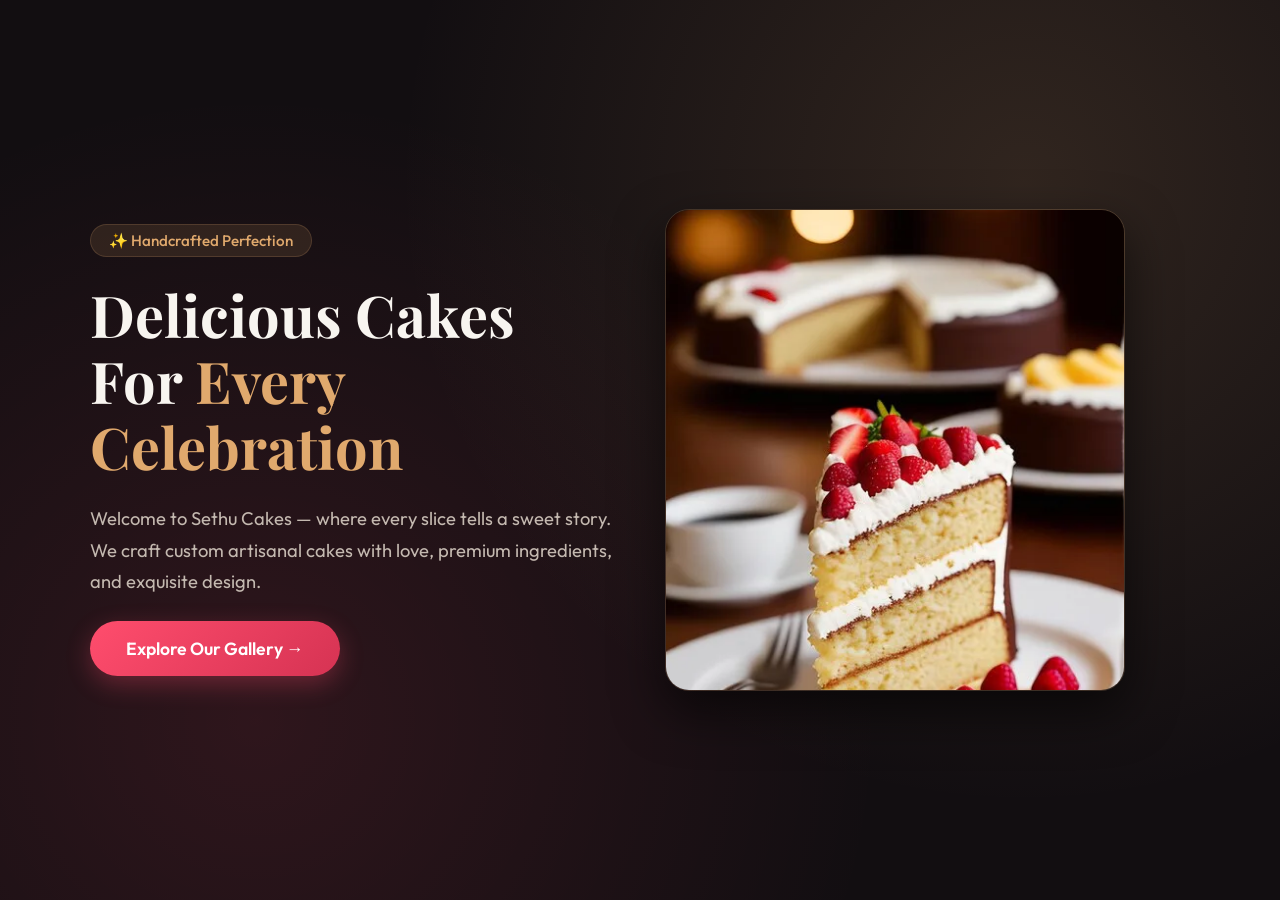
<file: Sethu Cakes/index.html>
<!DOCTYPE html>
<html lang="en">
<head>
  <meta charset="UTF-8">
  <meta name="viewport" content="width=device-width, initial-scale=1.0">
  <title>Sethu Cakes | Artisanal Cake Studio</title>
  <meta name="description" content="Handcrafted delicious custom cakes, birthday cakes, wedding cakes, and bento cakes for every special occasion.">
  <meta http-equiv="Content-Security-Policy" content="default-src 'self'; script-src 'self'; style-src 'self'; font-src 'self' data:; img-src 'self' data:; object-src 'none'; base-uri 'self';">
  <meta name="referrer" content="strict-origin-when-cross-origin">
  <link rel="stylesheet" href="fonts.css">
  <link rel="stylesheet" href="style.css">
</head>
<body class="fade-in">

  <div class="landing-container">
    <div class="landing-text">
      <div class="brand-badge">
        <span>✨ Handcrafted Perfection</span>
      </div>
      <h1 class="h1-hero">
        Delicious Cakes <br>
        For <span>Every Celebration</span>
      </h1>
      <p class="p-hero">
        Welcome to Sethu Cakes — where every slice tells a sweet story. We craft custom artisanal cakes with love, premium ingredients, and exquisite design.
      </p>
      <div>
        <button class="btn-hero" data-action="fade-nav" data-url="menu.html">
          Explore Our Gallery &rarr;
        </button>
      </div>
    </div>

    <div class="landing-image-wrap">
      <img src="cozy-restaurant-realistic-cake-high-detail_72772-24593.webp" alt="Artisanal Birthday Cake">
    </div>
  </div>

  <script src="script.js"></script>
</body>
</html>
</file>
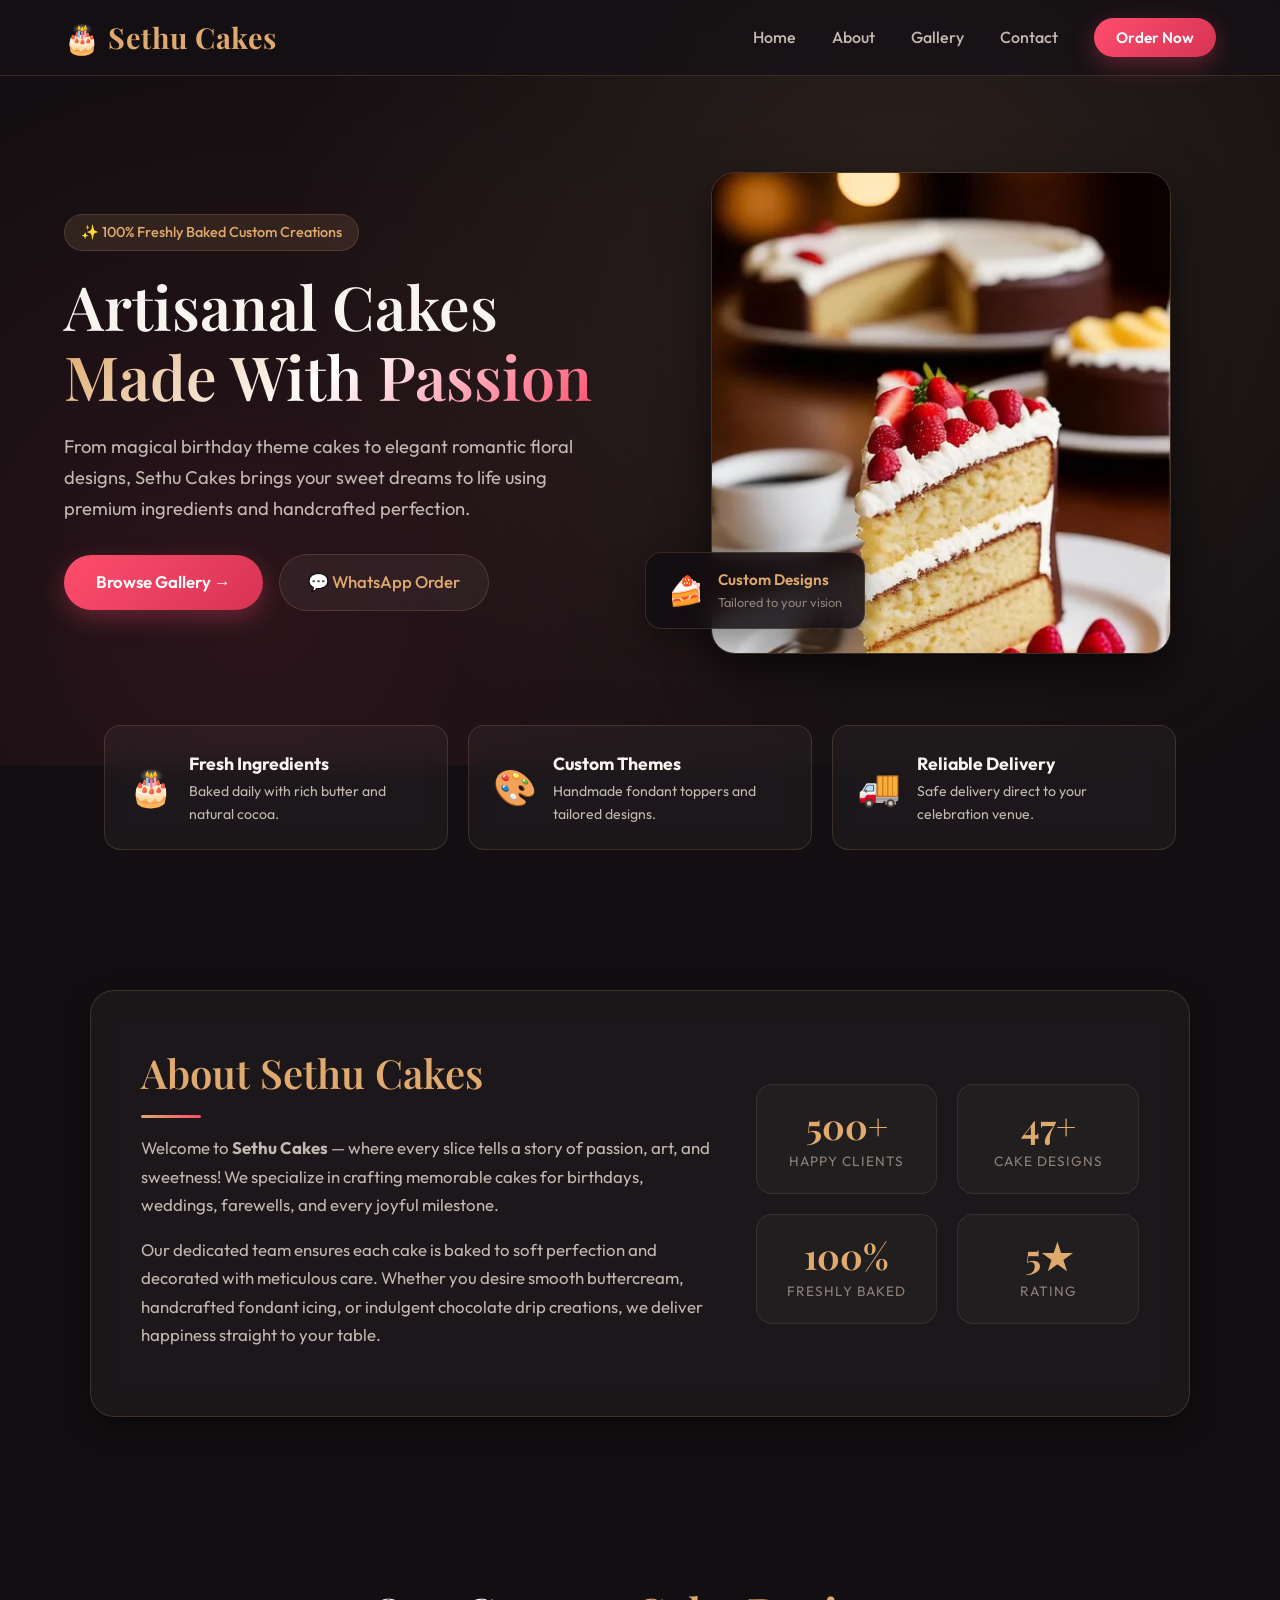
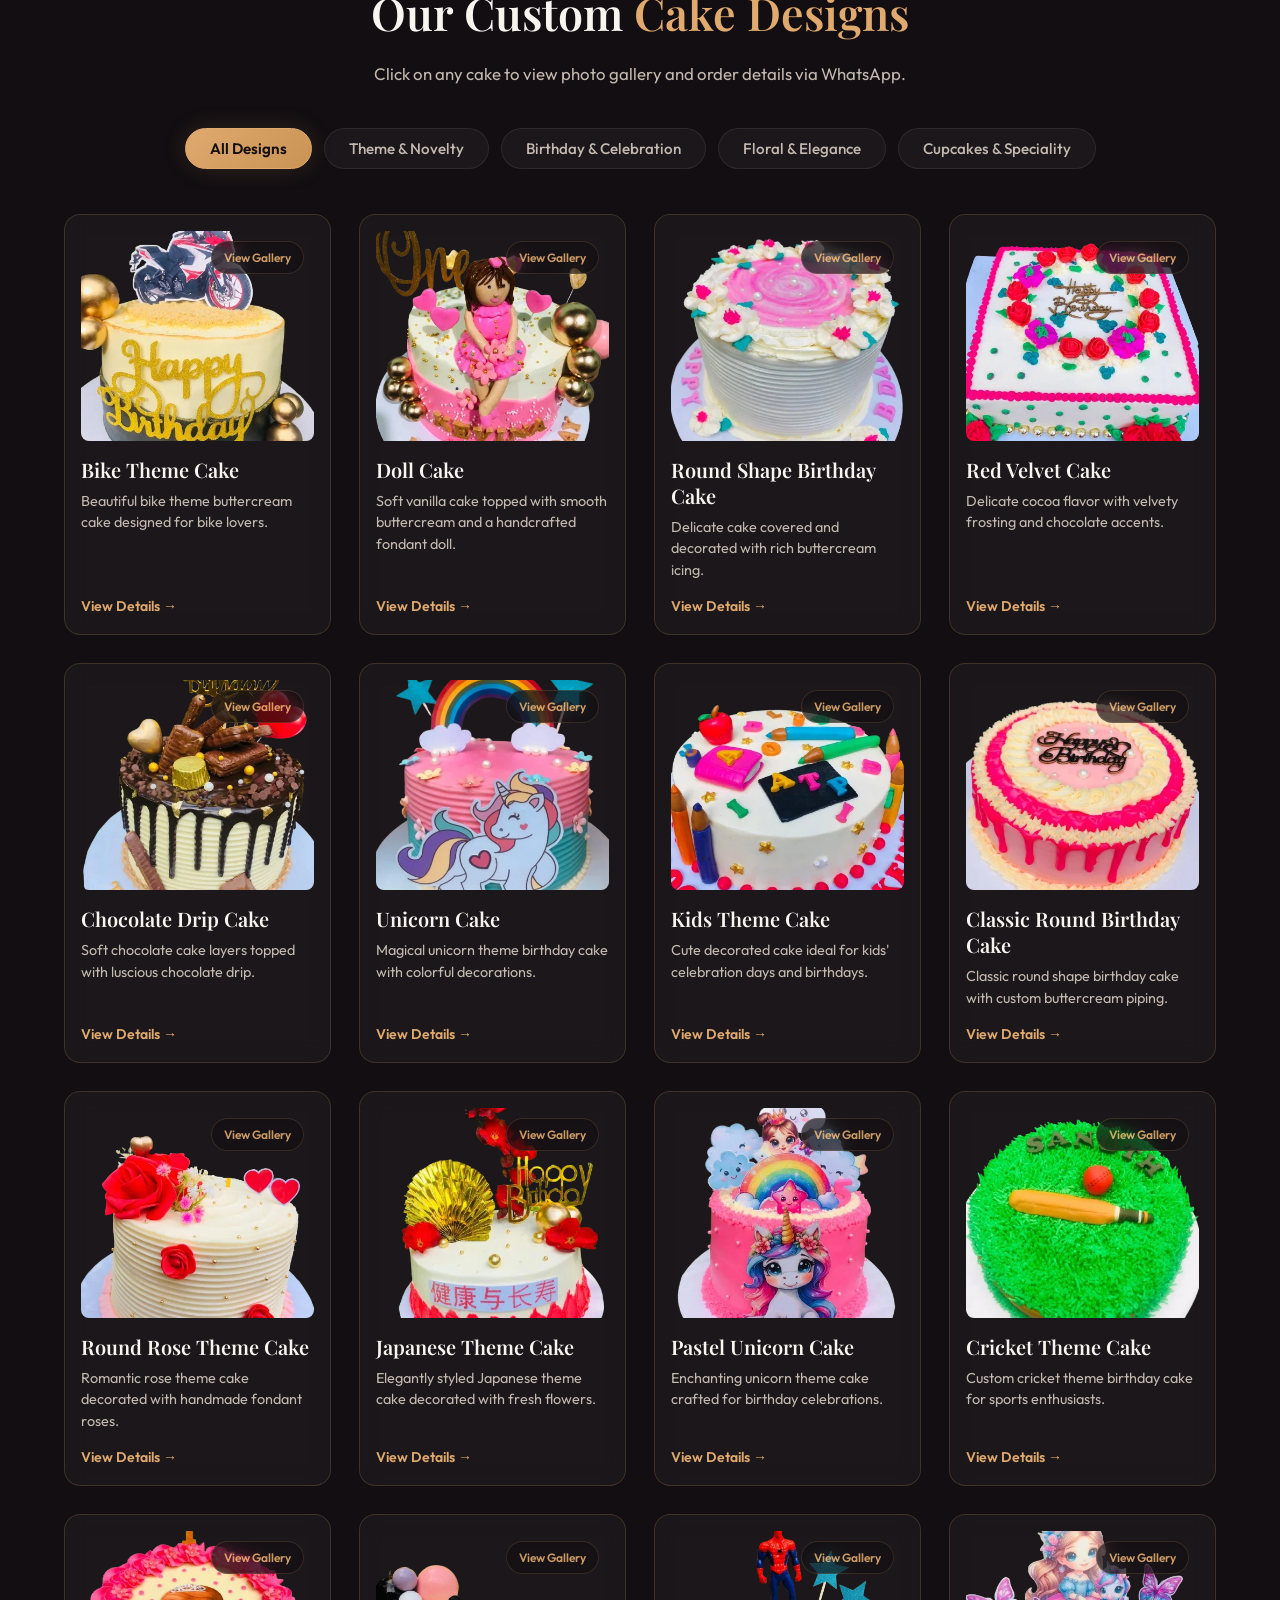
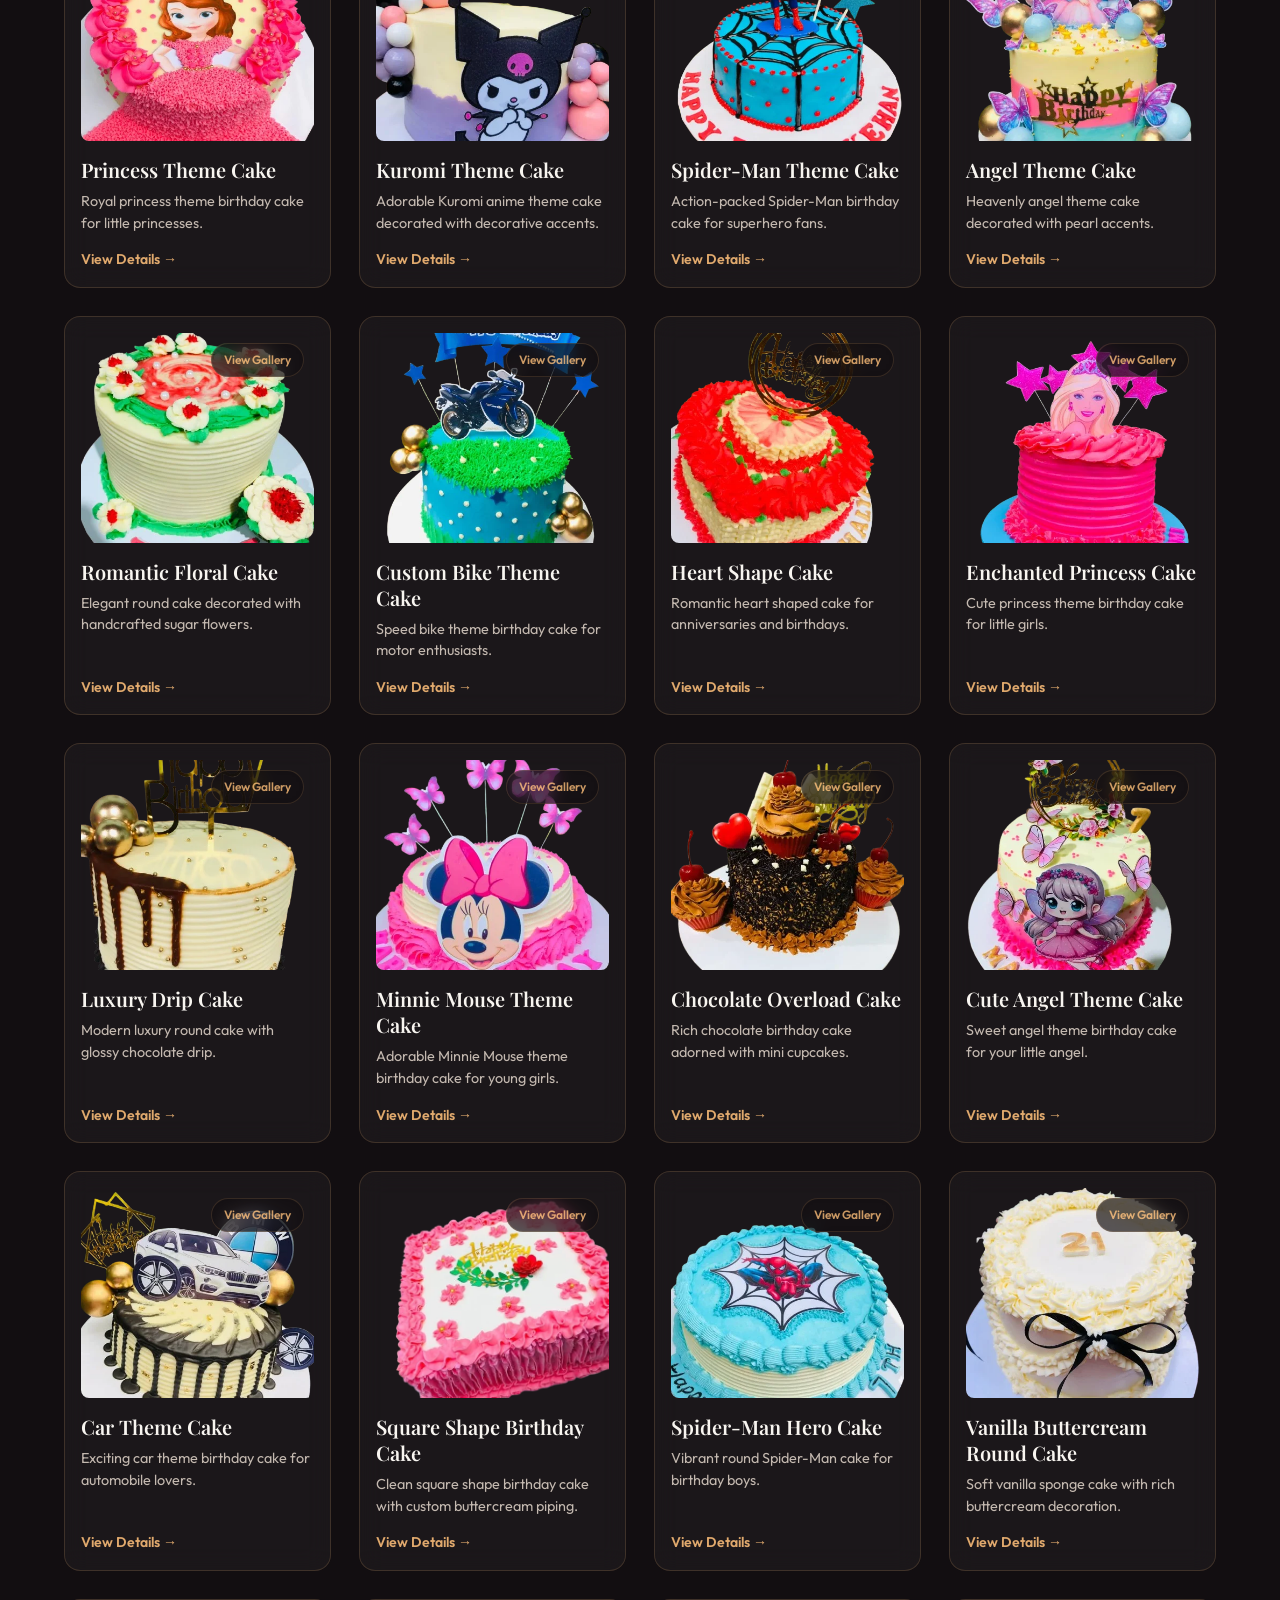
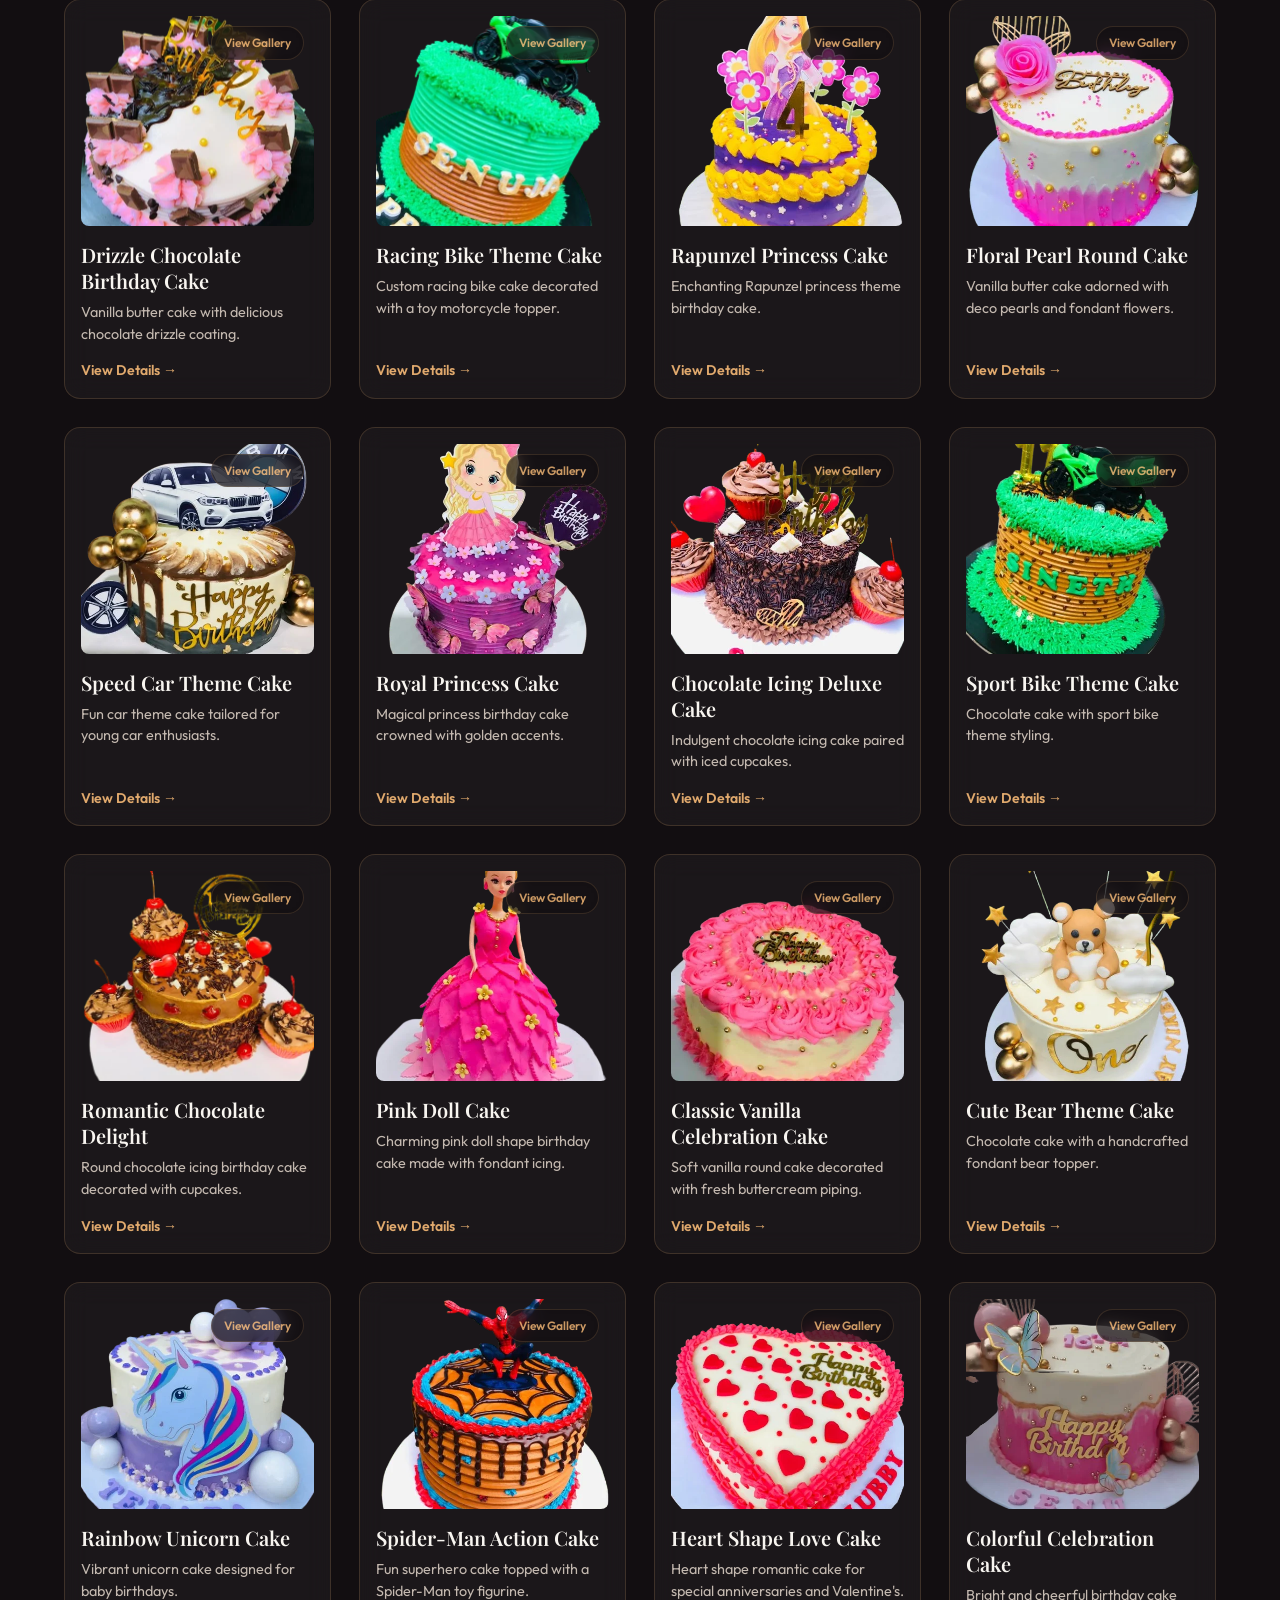
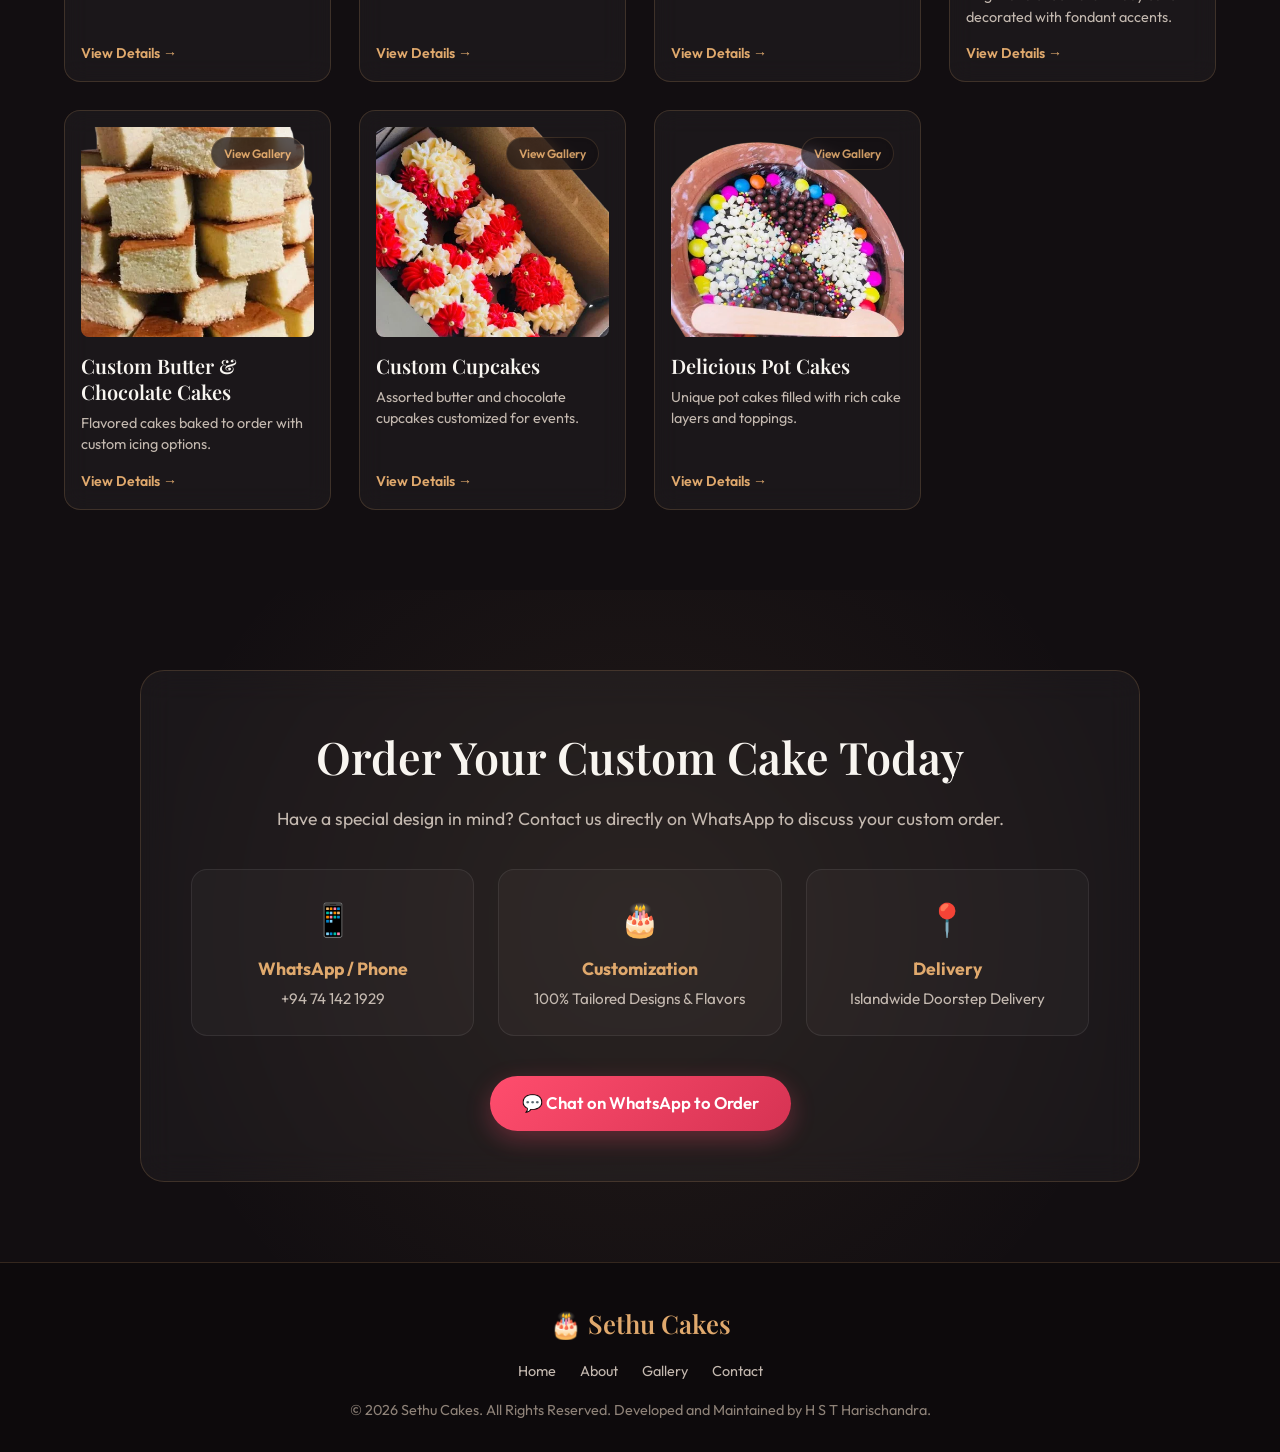
<file: Sethu Cakes/menu.html>
<!DOCTYPE html>
<html lang="en">
<head>
  <meta charset="UTF-8">
  <meta name="viewport" content="width=device-width, initial-scale=1.0">
  <title>Sethu Cakes | Custom Cake Studio</title>
  <meta name="description" content="Explore our handcrafted custom birthday cakes, wedding cakes, theme cakes, and dessert creations. Order directly via WhatsApp.">
  <meta http-equiv="Content-Security-Policy" content="default-src 'self'; script-src 'self'; style-src 'self'; font-src 'self' data:; img-src 'self' data:; object-src 'none'; base-uri 'self';">
  <meta name="referrer" content="strict-origin-when-cross-origin">
  <link rel="stylesheet" href="fonts.css">
  <link rel="stylesheet" href="menu1.css">
</head>
<body class="fade-in">

  <!-- Header Navigation -->
  <header class="f">
    <h2 class="logo" data-action="nav-home">🎂 Sethu Cakes</h2>

    <ul class="nav-menu">
      <li><a href="#home">Home</a></li>
      <li><a href="#about">About</a></li>
      <li><a href="#menu">Gallery</a></li>
      <li><a href="#contact">Contact</a></li>
      <li><a href="https://wa.me/94741421929" target="_blank" rel="noopener noreferrer" class="header-cta">Order Now</a></li>
    </ul>

    <div class="hamburger" data-action="toggle-menu">
      <span></span>
      <span></span>
      <span></span>
    </div>
  </header>

  <main>
    <!-- Hero Banner Section -->
    <section class="hero-section" id="home">
      <div class="hero-content">
        <div class="hero-text-side">
          <div class="hero-badge">
            <span>✨ 100% Freshly Baked Custom Creations</span>
          </div>
          <h1 class="hero-title">
            Artisanal Cakes <br>
            <span class="gradient-text">Made With Passion</span>
          </h1>
          <p class="hero-description">
            From magical birthday theme cakes to elegant romantic floral designs, Sethu Cakes brings your sweet dreams to life using premium ingredients and handcrafted perfection.
          </p>
          <div class="hero-buttons">
            <a href="#menu" class="btn-primary">Browse Gallery &rarr;</a>
            <a href="https://wa.me/94741421929?text=Hi%20Sethu%20Cakes,%20I'd%20like%20to%20inquire%20about%20a%20custom%20cake." target="_blank" rel="noopener noreferrer" class="btn-secondary">💬 WhatsApp Order</a>
          </div>
        </div>

        <div class="hero-image-side">
          <div class="hero-image-wrapper">
            <img src="cozy-restaurant-realistic-cake-high-detail_72772-24593.webp" alt="Featured Custom Cake">
          </div>
          <div class="floating-badge">
            <div class="badge-icon">🍰</div>
            <div>
              <div class="badge-title">Custom Designs</div>
              <div class="badge-subtitle">Tailored to your vision</div>
            </div>
          </div>
        </div>
      </div>
    </section>

    <!-- Feature Highlights -->
    <div class="features-strip">
      <div class="feature-box">
        <div class="feature-icon">🎂</div>
        <div>
          <h4>Fresh Ingredients</h4>
          <p>Baked daily with rich butter and natural cocoa.</p>
        </div>
      </div>
      <div class="feature-box">
        <div class="feature-icon">🎨</div>
        <div>
          <h4>Custom Themes</h4>
          <p>Handmade fondant toppers and tailored designs.</p>
        </div>
      </div>
      <div class="feature-box">
        <div class="feature-icon">🚚</div>
        <div>
          <h4>Reliable Delivery</h4>
          <p>Safe delivery direct to your celebration venue.</p>
        </div>
      </div>
    </div>

    <!-- About Section -->
    <section class="about-section" id="about">
      <div class="about-card">
        <div class="about-text-content">
          <h2>About Sethu Cakes</h2>
          <p>
            Welcome to <strong>Sethu Cakes</strong> — where every slice tells a story of passion, art, and sweetness! We specialize in crafting memorable cakes for birthdays, weddings, farewells, and every joyful milestone.
          </p>
          <p>
            Our dedicated team ensures each cake is baked to soft perfection and decorated with meticulous care. Whether you desire smooth buttercream, handcrafted fondant icing, or indulgent chocolate drip creations, we deliver happiness straight to your table.
          </p>
        </div>
        <div class="about-stats">
          <div class="stat-box">
            <div class="stat-number">500+</div>
            <div class="stat-label">Happy Clients</div>
          </div>
          <div class="stat-box">
            <div class="stat-number">47+</div>
            <div class="stat-label">Cake Designs</div>
          </div>
          <div class="stat-box">
            <div class="stat-number">100%</div>
            <div class="stat-label">Freshly Baked</div>
          </div>
          <div class="stat-box">
            <div class="stat-number">5★</div>
            <div class="stat-label">Rating</div>
          </div>
        </div>
      </div>
    </section>

    <!-- Gallery / Menu Catalog Section -->
    <section class="menu-section" id="menu">
      <div class="section-header">
        <h2>Our Custom <span>Cake Designs</span></h2>
        <p>Click on any cake to view photo gallery and order details via WhatsApp.</p>
      </div>

      <!-- Category Filter Tabs -->
      <div class="category-filter">
        <button class="filter-btn active" data-filter="all">All Designs</button>
        <button class="filter-btn" data-filter="theme">Theme & Novelty</button>
        <button class="filter-btn" data-filter="birthday">Birthday & Celebration</button>
        <button class="filter-btn" data-filter="floral">Floral & Elegance</button>
        <button class="filter-btn" data-filter="speciality">Cupcakes & Speciality</button>
      </div>

      <!-- Menu Grid -->
      <div class="menu-grid">

        <!-- Cake 1 -->
        <div class="menu-item" data-category="theme" data-modal="cakeModal1">
          <div class="menu-item-img-wrap">
            <img src="cake 4tos/New folder (47)/bike4.webp" alt="Bike Theme Cake">
            <span class="view-badge">View Gallery</span>
          </div>
          <h3>Bike Theme Cake</h3>
          <p class="desc">Beautiful bike theme buttercream cake designed for bike lovers.</p>
          <span class="item-action-link">View Details &rarr;</span>
        </div>
        <div id="cakeModal1" class="modal">
          <div class="modal-content">
            <span class="close" data-close-modal="cakeModal1">&times;</span>
            <div class="slider-wrapper">
              <img class="slides" src="cake 4tos/New folder (47)/bike.webp" alt="Bike Cake View 1">
              <img class="slides" src="cake 4tos/New folder (47)/bike2.webp" alt="Bike Cake View 2">
              <img class="slides" src="cake 4tos/New folder (47)/bike3.webp" alt="Bike Cake View 3">
              <button class="prev" data-slide="prev" data-modal="cakeModal1">&#10094;</button>
              <button class="next" data-slide="next" data-modal="cakeModal1">&#10095;</button>
            </div>
            <div class="modal-text">
              <h3>Bike Theme Cake</h3>
              <p class="a">Softly baked butter cake decorated with smooth buttercream icing for a birthday celebration.</p>
              <div class="delivery-info">🚚 Delivery available (Additional cost may apply)</div>
              <button class="btn-whatsapp" data-action="whatsapp">💬 Inquire on WhatsApp</button>
            </div>
          </div>
        </div>

        <!-- Cake 2 -->
        <div class="menu-item" data-category="theme" data-modal="cakeModal2">
          <div class="menu-item-img-wrap">
            <img src="cake 4tos/New folder (48)/doll3.webp" alt="Doll Cake">
            <span class="view-badge">View Gallery</span>
          </div>
          <h3>Doll Cake</h3>
          <p class="desc">Soft vanilla cake topped with smooth buttercream and a handcrafted fondant doll.</p>
          <span class="item-action-link">View Details &rarr;</span>
        </div>
        <div id="cakeModal2" class="modal">
          <div class="modal-content">
            <span class="close" data-close-modal="cakeModal2">&times;</span>
            <div class="slider-wrapper">
              <img class="slides" src="cake 4tos/New folder (48)/doll.webp" alt="Doll Cake 1">
              <img class="slides" src="cake 4tos/New folder (48)/doll1.webp" alt="Doll Cake 2">
              <img class="slides" src="cake 4tos/New folder (48)/doll2.webp" alt="Doll Cake 3">
              <button class="prev" data-slide="prev" data-modal="cakeModal2">&#10094;</button>
              <button class="next" data-slide="next" data-modal="cakeModal2">&#10095;</button>
            </div>
            <div class="modal-text">
              <h3>Doll Cake</h3>
              <p class="a">Handmade fondant icing doll centerpiece with soft buttercream icing layers.</p>
              <div class="delivery-info">🚚 Delivery available (Additional cost may apply)</div>
              <button class="btn-whatsapp" data-action="whatsapp">💬 Inquire on WhatsApp</button>
            </div>
          </div>
        </div>

        <!-- Cake 3 -->
        <div class="menu-item" data-category="birthday" data-modal="cakeModal3">
          <div class="menu-item-img-wrap">
            <img src="cake 4tos/round-cake/WhatsApp_Image_2025-10-23_at_00.02.32_189ddcd5-removebg-preview.webp" alt="Round Shape Cake">
            <span class="view-badge">View Gallery</span>
          </div>
          <h3>Round Shape Birthday Cake</h3>
          <p class="desc">Delicate cake covered and decorated with rich buttercream icing.</p>
          <span class="item-action-link">View Details &rarr;</span>
        </div>
        <div id="cakeModal3" class="modal">
          <div class="modal-content">
            <span class="close" data-close-modal="cakeModal3">&times;</span>
            <div class="slider-wrapper">
              <img class="slides" src="cake 4tos/round-cake/WhatsApp Image 2025-10-23 at 00.02.32_189ddcd5.webp" alt="Round Cake 1">
              <img class="slides" src="cake 4tos/round-cake/WhatsApp Image 2025-10-23 at 00.02.39_8df46bee.webp" alt="Round Cake 2">
              <img class="slides" src="cake 4tos/round-cake/WhatsApp Image 2025-10-23 at 00.02.41_5da0167f.webp" alt="Round Cake 3">
              <button class="prev" data-slide="prev" data-modal="cakeModal3">&#10094;</button>
              <button class="next" data-slide="next" data-modal="cakeModal3">&#10095;</button>
            </div>
            <div class="modal-text">
              <h3>Round Shape Birthday Cake</h3>
              <p class="a">Delicious butter cake covered and decorated with fresh buttercream icing.</p>
              <div class="delivery-info">🚚 Delivery available (Additional cost may apply)</div>
              <button class="btn-whatsapp" data-action="whatsapp">💬 Inquire on WhatsApp</button>
            </div>
          </div>
        </div>

        <!-- Cake 4 -->
        <div class="menu-item" data-category="birthday" data-modal="cakeModal4">
          <div class="menu-item-img-wrap">
            <img src="cake 4tos/New folder (2)/cake4.webp" alt="Red Velvet Cake">
            <span class="view-badge">View Gallery</span>
          </div>
          <h3>Red Velvet Cake</h3>
          <p class="desc">Delicate cocoa flavor with velvety frosting and chocolate accents.</p>
          <span class="item-action-link">View Details &rarr;</span>
        </div>
        <div id="cakeModal4" class="modal">
          <div class="modal-content">
            <span class="close" data-close-modal="cakeModal4">&times;</span>
            <div class="slider-wrapper">
              <img class="slides" src="cake 4tos/New folder (2)/cake1.webp" alt="Red Velvet 1">
              <img class="slides" src="cake 4tos/New folder (2)/cake2.webp" alt="Red Velvet 2">
              <img class="slides" src="cake 4tos/New folder (2)/cake3.webp" alt="Red Velvet 3">
              <button class="prev" data-slide="prev" data-modal="cakeModal4">&#10094;</button>
              <button class="next" data-slide="next" data-modal="cakeModal4">&#10095;</button>
            </div>
            <div class="modal-text">
              <h3>Red Velvet Cake</h3>
              <p class="a">Rich chocolate sponge cake covered with smooth buttercream frosting and custom toppings.</p>
              <div class="delivery-info">🚚 Delivery available (Additional cost may apply)</div>
              <button class="btn-whatsapp" data-action="whatsapp">💬 Inquire on WhatsApp</button>
            </div>
          </div>
        </div>

        <!-- Cake 5 -->
        <div class="menu-item" data-category="birthday" data-modal="cakeModal5">
          <div class="menu-item-img-wrap">
            <img src="cake 4tos/New folder (3)/cake4.webp" alt="Chocolate Drip Cake">
            <span class="view-badge">View Gallery</span>
          </div>
          <h3>Chocolate Drip Cake</h3>
          <p class="desc">Soft chocolate cake layers topped with luscious chocolate drip.</p>
          <span class="item-action-link">View Details &rarr;</span>
        </div>
        <div id="cakeModal5" class="modal">
          <div class="modal-content">
            <span class="close" data-close-modal="cakeModal5">&times;</span>
            <div class="slider-wrapper">
              <img class="slides" src="cake 4tos/New folder (3)/cake1.webp" alt="Chocolate Drip 1">
              <img class="slides" src="cake 4tos/New folder (3)/cake2.webp" alt="Chocolate Drip 2">
              <img class="slides" src="cake 4tos/New folder (3)/cake3.webp" alt="Chocolate Drip 3">
              <button class="prev" data-slide="prev" data-modal="cakeModal5">&#10094;</button>
              <button class="next" data-slide="next" data-modal="cakeModal5">&#10095;</button>
            </div>
            <div class="modal-text">
              <h3>Chocolate Drip Cake</h3>
              <p class="a">Soft chocolate cake covered in buttercream with dark chocolate drip coating.</p>
              <div class="delivery-info">🚚 Delivery available (Additional cost may apply)</div>
              <button class="btn-whatsapp" data-action="whatsapp">💬 Inquire on WhatsApp</button>
            </div>
          </div>
        </div>

        <!-- Cake 6 -->
        <div class="menu-item" data-category="theme" data-modal="cakeModal6">
          <div class="menu-item-img-wrap">
            <img src="cake 4tos/New folder (4)/cake3.webp" alt="Unicorn Cake">
            <span class="view-badge">View Gallery</span>
          </div>
          <h3>Unicorn Cake</h3>
          <p class="desc">Magical unicorn theme birthday cake with colorful decorations.</p>
          <span class="item-action-link">View Details &rarr;</span>
        </div>
        <div id="cakeModal6" class="modal">
          <div class="modal-content">
            <span class="close" data-close-modal="cakeModal6">&times;</span>
            <div class="slider-wrapper">
              <img class="slides" src="cake 4tos/New folder (4)/cake1.webp" alt="Unicorn Cake 1">
              <img class="slides" src="cake 4tos/New folder (4)/cake2.webp" alt="Unicorn Cake 2">
              <button class="prev" data-slide="prev" data-modal="cakeModal6">&#10094;</button>
              <button class="next" data-slide="next" data-modal="cakeModal6">&#10095;</button>
            </div>
            <div class="modal-text">
              <h3>Unicorn Cake</h3>
              <p class="a">Butter cake covered with buttercream icing and finished with custom unicorn toppers.</p>
              <div class="delivery-info">🚚 Delivery available (Additional cost may apply)</div>
              <button class="btn-whatsapp" data-action="whatsapp">💬 Inquire on WhatsApp</button>
            </div>
          </div>
        </div>

        <!-- Cake 7 -->
        <div class="menu-item" data-category="theme" data-modal="cakeModal7">
          <div class="menu-item-img-wrap">
            <img src="cake 4tos/New folder (5)/cake4.webp" alt="Kid Cake">
            <span class="view-badge">View Gallery</span>
          </div>
          <h3>Kids Theme Cake</h3>
          <p class="desc">Cute decorated cake ideal for kids' celebration days and birthdays.</p>
          <span class="item-action-link">View Details &rarr;</span>
        </div>
        <div id="cakeModal7" class="modal">
          <div class="modal-content">
            <span class="close" data-close-modal="cakeModal7">&times;</span>
            <div class="slider-wrapper">
              <img class="slides" src="cake 4tos/New folder (5)/cake1.webp" alt="Kid Cake 1">
              <img class="slides" src="cake 4tos/New folder (5)/cake2.webp" alt="Kid Cake 2">
              <img class="slides" src="cake 4tos/New folder (5)/cake3.webp" alt="Kid Cake 3">
              <button class="prev" data-slide="prev" data-modal="cakeModal7">&#10094;</button>
              <button class="next" data-slide="next" data-modal="cakeModal7">&#10095;</button>
            </div>
            <div class="modal-text">
              <h3>Kids Theme Cake</h3>
              <p class="a">Butter cake covered with fondant icing and featuring handmade fondant figurines.</p>
              <div class="delivery-info">🚚 Delivery available (Additional cost may apply)</div>
              <button class="btn-whatsapp" data-action="whatsapp">💬 Inquire on WhatsApp</button>
            </div>
          </div>
        </div>

        <!-- Cake 8 -->
        <div class="menu-item" data-category="birthday" data-modal="cakeModal8">
          <div class="menu-item-img-wrap">
            <img src="cake 4tos/New folder (6)/cake4.webp" alt="Round Shape Cake">
            <span class="view-badge">View Gallery</span>
          </div>
          <h3>Classic Round Birthday Cake</h3>
          <p class="desc">Classic round shape birthday cake with custom buttercream piping.</p>
          <span class="item-action-link">View Details &rarr;</span>
        </div>
        <div id="cakeModal8" class="modal">
          <div class="modal-content">
            <span class="close" data-close-modal="cakeModal8">&times;</span>
            <div class="slider-wrapper">
              <img class="slides" src="cake 4tos/New folder (6)/cake1.webp" alt="Classic Round 1">
              <img class="slides" src="cake 4tos/New folder (6)/cake2.webp" alt="Classic Round 2">
              <img class="slides" src="cake 4tos/New folder (6)/cake3.webp" alt="Classic Round 3">
              <button class="prev" data-slide="prev" data-modal="cakeModal8">&#10094;</button>
              <button class="next" data-slide="next" data-modal="cakeModal8">&#10095;</button>
            </div>
            <div class="modal-text">
              <h3>Classic Round Birthday Cake</h3>
              <p class="a">Fresh butter cake covered and beautifully decorated with buttercream icing.</p>
              <div class="delivery-info">🚚 Delivery available (Additional cost may apply)</div>
              <button class="btn-whatsapp" data-action="whatsapp">💬 Inquire on WhatsApp</button>
            </div>
          </div>
        </div>

        <!-- Cake 9 -->
        <div class="menu-item" data-category="floral" data-modal="cakeModal9">
          <div class="menu-item-img-wrap">
            <img src="cake 4tos/New folder (7)/rose3.webp" alt="Rose Theme Cake">
            <span class="view-badge">View Gallery</span>
          </div>
          <h3>Round Rose Theme Cake</h3>
          <p class="desc">Romantic rose theme cake decorated with handmade fondant roses.</p>
          <span class="item-action-link">View Details &rarr;</span>
        </div>
        <div id="cakeModal9" class="modal">
          <div class="modal-content">
            <span class="close" data-close-modal="cakeModal9">&times;</span>
            <div class="slider-wrapper">
              <img class="slides" src="cake 4tos/New folder (7)/rose.webp" alt="Rose Cake 1">
              <img class="slides" src="cake 4tos/New folder (7)/rose2.webp" alt="Rose Cake 2">
              <button class="prev" data-slide="prev" data-modal="cakeModal9">&#10094;</button>
              <button class="next" data-slide="next" data-modal="cakeModal9">&#10095;</button>
            </div>
            <div class="modal-text">
              <h3>Round Rose Theme Cake</h3>
              <p class="a">Covered with smooth buttercream icing and decorated with handcrafted fondant roses.</p>
              <div class="delivery-info">🚚 Delivery available (Additional cost may apply)</div>
              <button class="btn-whatsapp" data-action="whatsapp">💬 Inquire on WhatsApp</button>
            </div>
          </div>
        </div>

        <!-- Cake 10 -->
        <div class="menu-item" data-category="floral" data-modal="cakeModal10">
          <div class="menu-item-img-wrap">
            <img src="cake 4tos/New folder (8)/cake3.webp" alt="Japanese Theme Cake">
            <span class="view-badge">View Gallery</span>
          </div>
          <h3>Japanese Theme Cake</h3>
          <p class="desc">Elegantly styled Japanese theme cake decorated with fresh flowers.</p>
          <span class="item-action-link">View Details &rarr;</span>
        </div>
        <div id="cakeModal10" class="modal">
          <div class="modal-content">
            <span class="close" data-close-modal="cakeModal10">&times;</span>
            <div class="slider-wrapper">
              <img class="slides" src="cake 4tos/New folder (8)/cake1.webp" alt="Japanese Cake 1">
              <img class="slides" src="cake 4tos/New folder (8)/cake2.webp" alt="Japanese Cake 2">
              <button class="prev" data-slide="prev" data-modal="cakeModal10">&#10094;</button>
              <button class="next" data-slide="next" data-modal="cakeModal10">&#10095;</button>
            </div>
            <div class="modal-text">
              <h3>Japanese Theme Cake</h3>
              <p class="a">Covered with buttercream and fondant icing, accented with delicate fresh flowers.</p>
              <div class="delivery-info">🚚 Delivery available (Additional cost may apply)</div>
              <button class="btn-whatsapp" data-action="whatsapp">💬 Inquire on WhatsApp</button>
            </div>
          </div>
        </div>

        <!-- Cake 11 -->
        <div class="menu-item" data-category="theme" data-modal="cakeModal11">
          <div class="menu-item-img-wrap">
            <img src="cake 4tos/New folder (9)/cake4.webp" alt="Unicorn Theme Cake">
            <span class="view-badge">View Gallery</span>
          </div>
          <h3>Pastel Unicorn Cake</h3>
          <p class="desc">Enchanting unicorn theme cake crafted for birthday celebrations.</p>
          <span class="item-action-link">View Details &rarr;</span>
        </div>
        <div id="cakeModal11" class="modal">
          <div class="modal-content">
            <span class="close" data-close-modal="cakeModal11">&times;</span>
            <div class="slider-wrapper">
              <img class="slides" src="cake 4tos/New folder (9)/cake1.webp" alt="Unicorn Cake 1">
              <img class="slides" src="cake 4tos/New folder (9)/cake2.webp" alt="Unicorn Cake 2">
              <img class="slides" src="cake 4tos/New folder (9)/cake3.webp" alt="Unicorn Cake 3">
              <button class="prev" data-slide="prev" data-modal="cakeModal11">&#10094;</button>
              <button class="next" data-slide="next" data-modal="cakeModal11">&#10095;</button>
            </div>
            <div class="modal-text">
              <h3>Pastel Unicorn Cake</h3>
              <p class="a">Covered with rich buttercream icing and decorated with pastel toppings.</p>
              <div class="delivery-info">🚚 Delivery available (Additional cost may apply)</div>
              <button class="btn-whatsapp" data-action="whatsapp">💬 Inquire on WhatsApp</button>
            </div>
          </div>
        </div>

        <!-- Cake 12 -->
        <div class="menu-item" data-category="theme" data-modal="cakeModal12">
          <div class="menu-item-img-wrap">
            <img src="cake 4tos/New folder (10)/cake4.webp" alt="Cricket Theme Cake">
            <span class="view-badge">View Gallery</span>
          </div>
          <h3>Cricket Theme Cake</h3>
          <p class="desc">Custom cricket theme birthday cake for sports enthusiasts.</p>
          <span class="item-action-link">View Details &rarr;</span>
        </div>
        <div id="cakeModal12" class="modal">
          <div class="modal-content">
            <span class="close" data-close-modal="cakeModal12">&times;</span>
            <div class="slider-wrapper">
              <img class="slides" src="cake 4tos/New folder (10)/cake1.webp" alt="Cricket Cake 1">
              <img class="slides" src="cake 4tos/New folder (10)/cake2.webp" alt="Cricket Cake 2">
              <img class="slides" src="cake 4tos/New folder (10)/cake3.webp" alt="Cricket Cake 3">
              <button class="prev" data-slide="prev" data-modal="cakeModal12">&#10094;</button>
              <button class="next" data-slide="next" data-modal="cakeModal12">&#10095;</button>
            </div>
            <div class="modal-text">
              <h3>Cricket Theme Cake</h3>
              <p class="a">Covered with buttercream icing and decorated with handcrafted fondant bat and ball.</p>
              <div class="delivery-info">🚚 Delivery available (Additional cost may apply)</div>
              <button class="btn-whatsapp" data-action="whatsapp">💬 Inquire on WhatsApp</button>
            </div>
          </div>
        </div>

        <!-- Cake 13 -->
        <div class="menu-item" data-category="theme" data-modal="cakeModal13">
          <div class="menu-item-img-wrap">
            <img src="cake 4tos/New folder (11)/cake4.webp" alt="Princess Theme Cake">
            <span class="view-badge">View Gallery</span>
          </div>
          <h3>Princess Theme Cake</h3>
          <p class="desc">Royal princess theme birthday cake for little princesses.</p>
          <span class="item-action-link">View Details &rarr;</span>
        </div>
        <div id="cakeModal13" class="modal">
          <div class="modal-content">
            <span class="close" data-close-modal="cakeModal13">&times;</span>
            <div class="slider-wrapper">
              <img class="slides" src="cake 4tos/New folder (11)/cake1.webp" alt="Princess Cake 1">
              <img class="slides" src="cake 4tos/New folder (11)/cake2.webp" alt="Princess Cake 2">
              <img class="slides" src="cake 4tos/New folder (11)/cake3.webp" alt="Princess Cake 3">
              <button class="prev" data-slide="prev" data-modal="cakeModal13">&#10094;</button>
              <button class="next" data-slide="next" data-modal="cakeModal13">&#10095;</button>
            </div>
            <div class="modal-text">
              <h3>Princess Theme Cake</h3>
              <p class="a">Covered with buttercream icing and decorated with elegant princess toppers.</p>
              <div class="delivery-info">🚚 Delivery available (Additional cost may apply)</div>
              <button class="btn-whatsapp" data-action="whatsapp">💬 Inquire on WhatsApp</button>
            </div>
          </div>
        </div>

        <!-- Cake 14 -->
        <div class="menu-item" data-category="theme" data-modal="cakeModal14">
          <div class="menu-item-img-wrap">
            <img src="cake 4tos/New folder (12)/cake4.webp" alt="Kuromi Theme Cake">
            <span class="view-badge">View Gallery</span>
          </div>
          <h3>Kuromi Theme Cake</h3>
          <p class="desc">Adorable Kuromi anime theme cake decorated with decorative accents.</p>
          <span class="item-action-link">View Details &rarr;</span>
        </div>
        <div id="cakeModal14" class="modal">
          <div class="modal-content">
            <span class="close" data-close-modal="cakeModal14">&times;</span>
            <div class="slider-wrapper">
              <img class="slides" src="cake 4tos/New folder (12)/cake1.webp" alt="Kuromi Cake 1">
              <img class="slides" src="cake 4tos/New folder (12)/cake2.webp" alt="Kuromi Cake 2">
              <img class="slides" src="cake 4tos/New folder (12)/cake3.webp" alt="Kuromi Cake 3">
              <button class="prev" data-slide="prev" data-modal="cakeModal14">&#10094;</button>
              <button class="next" data-slide="next" data-modal="cakeModal14">&#10095;</button>
            </div>
            <div class="modal-text">
              <h3>Kuromi Theme Cake</h3>
              <p class="a">Covered with buttercream icing, topped with cute character toppers and deco spheres.</p>
              <div class="delivery-info">🚚 Delivery available (Additional cost may apply)</div>
              <button class="btn-whatsapp" data-action="whatsapp">💬 Inquire on WhatsApp</button>
            </div>
          </div>
        </div>

        <!-- Cake 15 -->
        <div class="menu-item" data-category="theme" data-modal="cakeModal15">
          <div class="menu-item-img-wrap">
            <img src="cake 4tos/New folder (13)/cake4.webp" alt="Spider-Man Theme Cake">
            <span class="view-badge">View Gallery</span>
          </div>
          <h3>Spider-Man Theme Cake</h3>
          <p class="desc">Action-packed Spider-Man birthday cake for superhero fans.</p>
          <span class="item-action-link">View Details &rarr;</span>
        </div>
        <div id="cakeModal15" class="modal">
          <div class="modal-content">
            <span class="close" data-close-modal="cakeModal15">&times;</span>
            <div class="slider-wrapper">
              <img class="slides" src="cake 4tos/New folder (13)/cake1.webp" alt="Spider-Man Cake 1">
              <img class="slides" src="cake 4tos/New folder (13)/cake2.webp" alt="Spider-Man Cake 2">
              <img class="slides" src="cake 4tos/New folder (13)/cake3.webp" alt="Spider-Man Cake 3">
              <button class="prev" data-slide="prev" data-modal="cakeModal15">&#10094;</button>
              <button class="next" data-slide="next" data-modal="cakeModal15">&#10095;</button>
            </div>
            <div class="modal-text">
              <h3>Spider-Man Theme Cake</h3>
              <p class="a">Covered with buttercream icing and featuring a Spider-Man figurine topper.</p>
              <div class="delivery-info">🚚 Delivery available (Additional cost may apply)</div>
              <button class="btn-whatsapp" data-action="whatsapp">💬 Inquire on WhatsApp</button>
            </div>
          </div>
        </div>

        <!-- Cake 16 -->
        <div class="menu-item" data-category="theme" data-modal="cakeModal16">
          <div class="menu-item-img-wrap">
            <img src="cake 4tos/New folder (14)/cake4.webp" alt="Angel Theme Cake">
            <span class="view-badge">View Gallery</span>
          </div>
          <h3>Angel Theme Cake</h3>
          <p class="desc">Heavenly angel theme cake decorated with pearl accents.</p>
          <span class="item-action-link">View Details &rarr;</span>
        </div>
        <div id="cakeModal16" class="modal">
          <div class="modal-content">
            <span class="close" data-close-modal="cakeModal16">&times;</span>
            <div class="slider-wrapper">
              <img class="slides" src="cake 4tos/New folder (14)/cake1.webp" alt="Angel Cake 1">
              <img class="slides" src="cake 4tos/New folder (14)/cake2.webp" alt="Angel Cake 2">
              <img class="slides" src="cake 4tos/New folder (14)/cake3.webp" alt="Angel Cake 3">
              <button class="prev" data-slide="prev" data-modal="cakeModal16">&#10094;</button>
              <button class="next" data-slide="next" data-modal="cakeModal16">&#10095;</button>
            </div>
            <div class="modal-text">
              <h3>Angel Theme Cake</h3>
              <p class="a">Covered with buttercream icing and styled with beautiful toppers and deco spheres.</p>
              <div class="delivery-info">🚚 Delivery available (Additional cost may apply)</div>
              <button class="btn-whatsapp" data-action="whatsapp">💬 Inquire on WhatsApp</button>
            </div>
          </div>
        </div>

        <!-- Cake 17 -->
        <div class="menu-item" data-category="floral" data-modal="cakeModal17">
          <div class="menu-item-img-wrap">
            <img src="cake 4tos/New folder (15)/cake4.webp" alt="Romantic Round Cake">
            <span class="view-badge">View Gallery</span>
          </div>
          <h3>Romantic Floral Cake</h3>
          <p class="desc">Elegant round cake decorated with handcrafted sugar flowers.</p>
          <span class="item-action-link">View Details &rarr;</span>
        </div>
        <div id="cakeModal17" class="modal">
          <div class="modal-content">
            <span class="close" data-close-modal="cakeModal17">&times;</span>
            <div class="slider-wrapper">
              <img class="slides" src="cake 4tos/New folder (15)/cake1.webp" alt="Romantic Cake 1">
              <img class="slides" src="cake 4tos/New folder (15)/cake2.webp" alt="Romantic Cake 2">
              <img class="slides" src="cake 4tos/New folder (15)/cake3.webp" alt="Romantic Cake 3">
              <button class="prev" data-slide="prev" data-modal="cakeModal17">&#10094;</button>
              <button class="next" data-slide="next" data-modal="cakeModal17">&#10095;</button>
            </div>
            <div class="modal-text">
              <h3>Romantic Floral Cake</h3>
              <p class="a">Covered with smooth buttercream icing and adorned with handmade sugar flowers.</p>
              <div class="delivery-info">🚚 Delivery available (Additional cost may apply)</div>
              <button class="btn-whatsapp" data-action="whatsapp">💬 Inquire on WhatsApp</button>
            </div>
          </div>
        </div>

        <!-- Cake 18 -->
        <div class="menu-item" data-category="theme" data-modal="cakeModal18">
          <div class="menu-item-img-wrap">
            <img src="cake 4tos/New folder (16)/cake4.webp" alt="Bike Theme Cake">
            <span class="view-badge">View Gallery</span>
          </div>
          <h3>Custom Bike Theme Cake</h3>
          <p class="desc">Speed bike theme birthday cake for motor enthusiasts.</p>
          <span class="item-action-link">View Details &rarr;</span>
        </div>
        <div id="cakeModal18" class="modal">
          <div class="modal-content">
            <span class="close" data-close-modal="cakeModal18">&times;</span>
            <div class="slider-wrapper">
              <img class="slides" src="cake 4tos/New folder (16)/cake1.webp" alt="Bike Cake 1">
              <img class="slides" src="cake 4tos/New folder (16)/cake2.webp" alt="Bike Cake 2">
              <img class="slides" src="cake 4tos/New folder (16)/cake3.webp" alt="Bike Cake 3">
              <button class="prev" data-slide="prev" data-modal="cakeModal18">&#10094;</button>
              <button class="next" data-slide="next" data-modal="cakeModal18">&#10095;</button>
            </div>
            <div class="modal-text">
              <h3>Custom Bike Theme Cake</h3>
              <p class="a">Covered with buttercream icing and styled with bike theme toppers.</p>
              <div class="delivery-info">🚚 Delivery available (Additional cost may apply)</div>
              <button class="btn-whatsapp" data-action="whatsapp">💬 Inquire on WhatsApp</button>
            </div>
          </div>
        </div>

        <!-- Cake 19 -->
        <div class="menu-item" data-category="floral" data-modal="cakeModal19">
          <div class="menu-item-img-wrap">
            <img src="cake 4tos/New folder (17)/cake4.webp" alt="Heart Shape Cake">
            <span class="view-badge">View Gallery</span>
          </div>
          <h3>Heart Shape Cake</h3>
          <p class="desc">Romantic heart shaped cake for anniversaries and birthdays.</p>
          <span class="item-action-link">View Details &rarr;</span>
        </div>
        <div id="cakeModal19" class="modal">
          <div class="modal-content">
            <span class="close" data-close-modal="cakeModal19">&times;</span>
            <div class="slider-wrapper">
              <img class="slides" src="cake 4tos/New folder (17)/cake1.webp" alt="Heart Cake 1">
              <img class="slides" src="cake 4tos/New folder (17)/cake2.webp" alt="Heart Cake 2">
              <img class="slides" src="cake 4tos/New folder (17)/cake3.webp" alt="Heart Cake 3">
              <button class="prev" data-slide="prev" data-modal="cakeModal19">&#10094;</button>
              <button class="next" data-slide="next" data-modal="cakeModal19">&#10095;</button>
            </div>
            <div class="modal-text">
              <h3>Heart Shape Cake</h3>
              <p class="a">Decorated and covered with rich buttercream piping in romantic hues.</p>
              <div class="delivery-info">🚚 Delivery available (Additional cost may apply)</div>
              <button class="btn-whatsapp" data-action="whatsapp">💬 Inquire on WhatsApp</button>
            </div>
          </div>
        </div>

        <!-- Cake 20 -->
        <div class="menu-item" data-category="theme" data-modal="cakeModal20">
          <div class="menu-item-img-wrap">
            <img src="cake 4tos/New folder (18)/cake4.webp" alt="Enchanted Princess Cake">
            <span class="view-badge">View Gallery</span>
          </div>
          <h3>Enchanted Princess Cake</h3>
          <p class="desc">Cute princess theme birthday cake for little girls.</p>
          <span class="item-action-link">View Details &rarr;</span>
        </div>
        <div id="cakeModal20" class="modal">
          <div class="modal-content">
            <span class="close" data-close-modal="cakeModal20">&times;</span>
            <div class="slider-wrapper">
              <img class="slides" src="cake 4tos/New folder (18)/cake1.webp" alt="Princess Cake 1">
              <img class="slides" src="cake 4tos/New folder (18)/cake2.webp" alt="Princess Cake 2">
              <img class="slides" src="cake 4tos/New folder (18)/cake3.webp" alt="Princess Cake 3">
              <button class="prev" data-slide="prev" data-modal="cakeModal20">&#10094;</button>
              <button class="next" data-slide="next" data-modal="cakeModal20">&#10095;</button>
            </div>
            <div class="modal-text">
              <h3>Enchanted Princess Cake</h3>
              <p class="a">Covered with buttercream icing and decorated with beautiful princess toppers.</p>
              <div class="delivery-info">🚚 Delivery available (Additional cost may apply)</div>
              <button class="btn-whatsapp" data-action="whatsapp">💬 Inquire on WhatsApp</button>
            </div>
          </div>
        </div>

        <!-- Cake 21 -->
        <div class="menu-item" data-category="birthday" data-modal="cakeModal21">
          <div class="menu-item-img-wrap">
            <img src="cake 4tos/New folder (19)/cake4.webp" alt="Luxury Drip Cake">
            <span class="view-badge">View Gallery</span>
          </div>
          <h3>Luxury Drip Cake</h3>
          <p class="desc">Modern luxury round cake with glossy chocolate drip.</p>
          <span class="item-action-link">View Details &rarr;</span>
        </div>
        <div id="cakeModal21" class="modal">
          <div class="modal-content">
            <span class="close" data-close-modal="cakeModal21">&times;</span>
            <div class="slider-wrapper">
              <img class="slides" src="cake 4tos/New folder (19)/cake1.webp" alt="Luxury Drip 1">
              <img class="slides" src="cake 4tos/New folder (19)/cake2.webp" alt="Luxury Drip 2">
              <img class="slides" src="cake 4tos/New folder (19)/cake3.webp" alt="Luxury Drip 3">
              <button class="prev" data-slide="prev" data-modal="cakeModal21">&#10094;</button>
              <button class="next" data-slide="next" data-modal="cakeModal21">&#10095;</button>
            </div>
            <div class="modal-text">
              <h3>Luxury Drip Cake</h3>
              <p class="a">Covered with smooth buttercream icing with chocolate drip detailing on one side.</p>
              <div class="delivery-info">🚚 Delivery available (Additional cost may apply)</div>
              <button class="btn-whatsapp" data-action="whatsapp">💬 Inquire on WhatsApp</button>
            </div>
          </div>
        </div>

        <!-- Cake 22 -->
        <div class="menu-item" data-category="theme" data-modal="cakeModal22">
          <div class="menu-item-img-wrap">
            <img src="cake 4tos/New folder (20)/cake4.webp" alt="Minnie Mouse Cake">
            <span class="view-badge">View Gallery</span>
          </div>
          <h3>Minnie Mouse Theme Cake</h3>
          <p class="desc">Adorable Minnie Mouse theme birthday cake for young girls.</p>
          <span class="item-action-link">View Details &rarr;</span>
        </div>
        <div id="cakeModal22" class="modal">
          <div class="modal-content">
            <span class="close" data-close-modal="cakeModal22">&times;</span>
            <div class="slider-wrapper">
              <img class="slides" src="cake 4tos/New folder (20)/cake1.webp" alt="Minnie Mouse 1">
              <img class="slides" src="cake 4tos/New folder (20)/cake2.webp" alt="Minnie Mouse 2">
              <img class="slides" src="cake 4tos/New folder (20)/cake3.webp" alt="Minnie Mouse 3">
              <button class="prev" data-slide="prev" data-modal="cakeModal22">&#10094;</button>
              <button class="next" data-slide="next" data-modal="cakeModal22">&#10095;</button>
            </div>
            <div class="modal-text">
              <h3>Minnie Mouse Theme Cake</h3>
              <p class="a">Covered with buttercream icing and styled with handcrafted toppers.</p>
              <div class="delivery-info">🚚 Delivery available (Additional cost may apply)</div>
              <button class="btn-whatsapp" data-action="whatsapp">💬 Inquire on WhatsApp</button>
            </div>
          </div>
        </div>

        <!-- Cake 23 -->
        <div class="menu-item" data-category="birthday" data-modal="cakeModal23">
          <div class="menu-item-img-wrap">
            <img src="cake 4tos/New folder (21)/cake4.webp" alt="Chocolate Overload Cake">
            <span class="view-badge">View Gallery</span>
          </div>
          <h3>Chocolate Overload Cake</h3>
          <p class="desc">Rich chocolate birthday cake adorned with mini cupcakes.</p>
          <span class="item-action-link">View Details &rarr;</span>
        </div>
        <div id="cakeModal23" class="modal">
          <div class="modal-content">
            <span class="close" data-close-modal="cakeModal23">&times;</span>
            <div class="slider-wrapper">
              <img class="slides" src="cake 4tos/New folder (21)/cake1.webp" alt="Chocolate Overload 1">
              <img class="slides" src="cake 4tos/New folder (21)/cake2.webp" alt="Chocolate Overload 2">
              <img class="slides" src="cake 4tos/New folder (21)/cake3.webp" alt="Chocolate Overload 3">
              <button class="prev" data-slide="prev" data-modal="cakeModal23">&#10094;</button>
              <button class="next" data-slide="next" data-modal="cakeModal23">&#10095;</button>
            </div>
            <div class="modal-text">
              <h3>Chocolate Overload Cake</h3>
              <p class="a">Covered with buttercream icing and chocolate sprinkles, crowned with chocolate iced cupcakes.</p>
              <div class="delivery-info">🚚 Delivery available (Additional cost may apply)</div>
              <button class="btn-whatsapp" data-action="whatsapp">💬 Inquire on WhatsApp</button>
            </div>
          </div>
        </div>

        <!-- Cake 24 -->
        <div class="menu-item" data-category="theme" data-modal="cakeModal24">
          <div class="menu-item-img-wrap">
            <img src="cake 4tos/New folder (22)/cake4.webp" alt="Angel Theme Cake">
            <span class="view-badge">View Gallery</span>
          </div>
          <h3>Cute Angel Theme Cake</h3>
          <p class="desc">Sweet angel theme birthday cake for your little angel.</p>
          <span class="item-action-link">View Details &rarr;</span>
        </div>
        <div id="cakeModal24" class="modal">
          <div class="modal-content">
            <span class="close" data-close-modal="cakeModal24">&times;</span>
            <div class="slider-wrapper">
              <img class="slides" src="cake 4tos/New folder (22)/cake1.webp" alt="Angel Theme 1">
              <img class="slides" src="cake 4tos/New folder (22)/cake2.webp" alt="Angel Theme 2">
              <img class="slides" src="cake 4tos/New folder (22)/cake3.webp" alt="Angel Theme 3">
              <button class="prev" data-slide="prev" data-modal="cakeModal24">&#10094;</button>
              <button class="next" data-slide="next" data-modal="cakeModal24">&#10095;</button>
            </div>
            <div class="modal-text">
              <h3>Cute Angel Theme Cake</h3>
              <p class="a">Covered with buttercream icing and decorated with cute angel toppers.</p>
              <div class="delivery-info">🚚 Delivery available (Additional cost may apply)</div>
              <button class="btn-whatsapp" data-action="whatsapp">💬 Inquire on WhatsApp</button>
            </div>
          </div>
        </div>

        <!-- Cake 25 -->
        <div class="menu-item" data-category="theme" data-modal="cakeModal25">
          <div class="menu-item-img-wrap">
            <img src="cake 4tos/New folder (23)/cake4.webp" alt="Car Theme Cake">
            <span class="view-badge">View Gallery</span>
          </div>
          <h3>Car Theme Cake</h3>
          <p class="desc">Exciting car theme birthday cake for automobile lovers.</p>
          <span class="item-action-link">View Details &rarr;</span>
        </div>
        <div id="cakeModal25" class="modal">
          <div class="modal-content">
            <span class="close" data-close-modal="cakeModal25">&times;</span>
            <div class="slider-wrapper">
              <img class="slides" src="cake 4tos/New folder (23)/cake1.webp" alt="Car Cake 1">
              <img class="slides" src="cake 4tos/New folder (23)/cake2.webp" alt="Car Cake 2">
              <img class="slides" src="cake 4tos/New folder (23)/cake3.webp" alt="Car Cake 3">
              <button class="prev" data-slide="prev" data-modal="cakeModal25">&#10094;</button>
              <button class="next" data-slide="next" data-modal="cakeModal25">&#10095;</button>
            </div>
            <div class="modal-text">
              <h3>Car Theme Cake</h3>
              <p class="a">Covered with buttercream icing and chocolate drip, featuring custom car toppers.</p>
              <div class="delivery-info">🚚 Delivery available (Additional cost may apply)</div>
              <button class="btn-whatsapp" data-action="whatsapp">💬 Inquire on WhatsApp</button>
            </div>
          </div>
        </div>

        <!-- Cake 26 -->
        <div class="menu-item" data-category="birthday" data-modal="cakeModal26">
          <div class="menu-item-img-wrap">
            <img src="cake 4tos/New folder (24)/cake4.webp" alt="Square Shape Cake">
            <span class="view-badge">View Gallery</span>
          </div>
          <h3>Square Shape Birthday Cake</h3>
          <p class="desc">Clean square shape birthday cake with custom buttercream piping.</p>
          <span class="item-action-link">View Details &rarr;</span>
        </div>
        <div id="cakeModal26" class="modal">
          <div class="modal-content">
            <span class="close" data-close-modal="cakeModal26">&times;</span>
            <div class="slider-wrapper">
              <img class="slides" src="cake 4tos/New folder (24)/cake1.webp" alt="Square Cake 1">
              <img class="slides" src="cake 4tos/New folder (24)/cake2.webp" alt="Square Cake 2">
              <img class="slides" src="cake 4tos/New folder (24)/cake3.webp" alt="Square Cake 3">
              <button class="prev" data-slide="prev" data-modal="cakeModal26">&#10094;</button>
              <button class="next" data-slide="next" data-modal="cakeModal26">&#10095;</button>
            </div>
            <div class="modal-text">
              <h3>Square Shape Birthday Cake</h3>
              <p class="a">Neatly covered and decorated with fresh buttercream icing.</p>
              <div class="delivery-info">🚚 Delivery available (Additional cost may apply)</div>
              <button class="btn-whatsapp" data-action="whatsapp">💬 Inquire on WhatsApp</button>
            </div>
          </div>
        </div>

        <!-- Cake 27 -->
        <div class="menu-item" data-category="theme" data-modal="cakeModal27">
          <div class="menu-item-img-wrap">
            <img src="cake 4tos/New folder (25)/cake4.webp" alt="Spider-Man Hero Cake">
            <span class="view-badge">View Gallery</span>
          </div>
          <h3>Spider-Man Hero Cake</h3>
          <p class="desc">Vibrant round Spider-Man cake for birthday boys.</p>
          <span class="item-action-link">View Details &rarr;</span>
        </div>
        <div id="cakeModal27" class="modal">
          <div class="modal-content">
            <span class="close" data-close-modal="cakeModal27">&times;</span>
            <div class="slider-wrapper">
              <img class="slides" src="cake 4tos/New folder (25)/cake1.webp" alt="Spider-Man Hero 1">
              <img class="slides" src="cake 4tos/New folder (25)/cake2.webp" alt="Spider-Man Hero 2">
              <img class="slides" src="cake 4tos/New folder (25)/cake3.webp" alt="Spider-Man Hero 3">
              <button class="prev" data-slide="prev" data-modal="cakeModal27">&#10094;</button>
              <button class="next" data-slide="next" data-modal="cakeModal27">&#10095;</button>
            </div>
            <div class="modal-text">
              <h3>Spider-Man Hero Cake</h3>
              <p class="a">Covered with red and blue buttercream icing with Spider-Man web decorations.</p>
              <div class="delivery-info">🚚 Delivery available (Additional cost may apply)</div>
              <button class="btn-whatsapp" data-action="whatsapp">💬 Inquire on WhatsApp</button>
            </div>
          </div>
        </div>

        <!-- Cake 28 -->
        <div class="menu-item" data-category="birthday" data-modal="cakeModal28">
          <div class="menu-item-img-wrap">
            <img src="cake 4tos/New folder (26)/cake4.webp" alt="Vanilla Butter Cake">
            <span class="view-badge">View Gallery</span>
          </div>
          <h3>Vanilla Buttercream Round Cake</h3>
          <p class="desc">Soft vanilla sponge cake with rich buttercream decoration.</p>
          <span class="item-action-link">View Details &rarr;</span>
        </div>
        <div id="cakeModal28" class="modal">
          <div class="modal-content">
            <span class="close" data-close-modal="cakeModal28">&times;</span>
            <div class="slider-wrapper">
              <img class="slides" src="cake 4tos/New folder (26)/cake1.webp" alt="Vanilla Butter 1">
              <img class="slides" src="cake 4tos/New folder (26)/cake2.webp" alt="Vanilla Butter 2">
              <img class="slides" src="cake 4tos/New folder (26)/cake3.webp" alt="Vanilla Butter 3">
              <button class="prev" data-slide="prev" data-modal="cakeModal28">&#10094;</button>
              <button class="next" data-slide="next" data-modal="cakeModal28">&#10095;</button>
            </div>
            <div class="modal-text">
              <h3>Vanilla Buttercream Round Cake</h3>
              <p class="a">Vanilla flavored butter cake covered and decorated with smooth buttercream.</p>
              <div class="delivery-info">🚚 Delivery available (Additional cost may apply)</div>
              <button class="btn-whatsapp" data-action="whatsapp">💬 Inquire on WhatsApp</button>
            </div>
          </div>
        </div>

        <!-- Cake 29 -->
        <div class="menu-item" data-category="birthday" data-modal="cakeModal29">
          <div class="menu-item-img-wrap">
            <img src="cake 4tos/New folder (27)/cake3.webp" alt="Drizzle Cake">
            <span class="view-badge">View Gallery</span>
          </div>
          <h3>Drizzle Chocolate Birthday Cake</h3>
          <p class="desc">Vanilla butter cake with delicious chocolate drizzle coating.</p>
          <span class="item-action-link">View Details &rarr;</span>
        </div>
        <div id="cakeModal29" class="modal">
          <div class="modal-content">
            <span class="close" data-close-modal="cakeModal29">&times;</span>
            <div class="slider-wrapper">
              <img class="slides" src="cake 4tos/New folder (27)/cake1.webp" alt="Drizzle Cake 1">
              <img class="slides" src="cake 4tos/New folder (27)/cake2.webp" alt="Drizzle Cake 2">
              <button class="prev" data-slide="prev" data-modal="cakeModal29">&#10094;</button>
              <button class="next" data-slide="next" data-modal="cakeModal29">&#10095;</button>
            </div>
            <div class="modal-text">
              <h3>Drizzle Chocolate Birthday Cake</h3>
              <p class="a">Vanilla flavored butter cake covered with buttercream and chocolate drip.</p>
              <div class="delivery-info">🚚 Delivery available (Additional cost may apply)</div>
              <button class="btn-whatsapp" data-action="whatsapp">💬 Inquire on WhatsApp</button>
            </div>
          </div>
        </div>

        <!-- Cake 30 -->
        <div class="menu-item" data-category="theme" data-modal="cakeModal30">
          <div class="menu-item-img-wrap">
            <img src="cake 4tos/New folder (28)/cake4.webp" alt="Racing Bike Cake">
            <span class="view-badge">View Gallery</span>
          </div>
          <h3>Racing Bike Theme Cake</h3>
          <p class="desc">Custom racing bike cake decorated with a toy motorcycle topper.</p>
          <span class="item-action-link">View Details &rarr;</span>
        </div>
        <div id="cakeModal30" class="modal">
          <div class="modal-content">
            <span class="close" data-close-modal="cakeModal30">&times;</span>
            <div class="slider-wrapper">
              <img class="slides" src="cake 4tos/New folder (28)/cake1.webp" alt="Racing Bike 1">
              <img class="slides" src="cake 4tos/New folder (28)/cake2.webp" alt="Racing Bike 2">
              <img class="slides" src="cake 4tos/New folder (28)/cake3.webp" alt="Racing Bike 3">
              <button class="prev" data-slide="prev" data-modal="cakeModal30">&#10094;</button>
              <button class="next" data-slide="next" data-modal="cakeModal30">&#10095;</button>
            </div>
            <div class="modal-text">
              <h3>Racing Bike Theme Cake</h3>
              <p class="a">Covered with buttercream icing and decorated with a miniature racing bike model on top.</p>
              <div class="delivery-info">🚚 Delivery available (Additional cost may apply)</div>
              <button class="btn-whatsapp" data-action="whatsapp">💬 Inquire on WhatsApp</button>
            </div>
          </div>
        </div>

        <!-- Cake 31 -->
        <div class="menu-item" data-category="theme" data-modal="cakeModal31">
          <div class="menu-item-img-wrap">
            <img src="cake 4tos/New folder (29)/cake4.webp" alt="Rapunzel Theme Cake">
            <span class="view-badge">View Gallery</span>
          </div>
          <h3>Rapunzel Princess Cake</h3>
          <p class="desc">Enchanting Rapunzel princess theme birthday cake.</p>
          <span class="item-action-link">View Details &rarr;</span>
        </div>
        <div id="cakeModal31" class="modal">
          <div class="modal-content">
            <span class="close" data-close-modal="cakeModal31">&times;</span>
            <div class="slider-wrapper">
              <img class="slides" src="cake 4tos/New folder (29)/cake1.webp" alt="Rapunzel Cake 1">
              <img class="slides" src="cake 4tos/New folder (29)/cake2.webp" alt="Rapunzel Cake 2">
              <img class="slides" src="cake 4tos/New folder (29)/cake3.webp" alt="Rapunzel Cake 3">
              <button class="prev" data-slide="prev" data-modal="cakeModal31">&#10094;</button>
              <button class="next" data-slide="next" data-modal="cakeModal31">&#10095;</button>
            </div>
            <div class="modal-text">
              <h3>Rapunzel Princess Cake</h3>
              <p class="a">Round butter cake covered with buttercream icing and Rapunzel character toppers.</p>
              <div class="delivery-info">🚚 Delivery available (Additional cost may apply)</div>
              <button class="btn-whatsapp" data-action="whatsapp">💬 Inquire on WhatsApp</button>
            </div>
          </div>
        </div>

        <!-- Cake 32 -->
        <div class="menu-item" data-category="floral" data-modal="cakeModal32">
          <div class="menu-item-img-wrap">
            <img src="cake 4tos/New folder (30)/cake4.webp" alt="Floral Pearl Cake">
            <span class="view-badge">View Gallery</span>
          </div>
          <h3>Floral Pearl Round Cake</h3>
          <p class="desc">Vanilla butter cake adorned with deco pearls and fondant flowers.</p>
          <span class="item-action-link">View Details &rarr;</span>
        </div>
        <div id="cakeModal32" class="modal">
          <div class="modal-content">
            <span class="close" data-close-modal="cakeModal32">&times;</span>
            <div class="slider-wrapper">
              <img class="slides" src="cake 4tos/New folder (30)/cake1.webp" alt="Floral Pearl 1">
              <img class="slides" src="cake 4tos/New folder (30)/cake2.webp" alt="Floral Pearl 2">
              <img class="slides" src="cake 4tos/New folder (30)/cake3.webp" alt="Floral Pearl 3">
              <button class="prev" data-slide="prev" data-modal="cakeModal32">&#10094;</button>
              <button class="next" data-slide="next" data-modal="cakeModal32">&#10095;</button>
            </div>
            <div class="modal-text">
              <h3>Floral Pearl Round Cake</h3>
              <p class="a">Vanilla cake covered with buttercream icing, decorated with sugar pearls and fondant flowers.</p>
              <div class="delivery-info">🚚 Delivery available (Additional cost may apply)</div>
              <button class="btn-whatsapp" data-action="whatsapp">💬 Inquire on WhatsApp</button>
            </div>
          </div>
        </div>

        <!-- Cake 33 -->
        <div class="menu-item" data-category="theme" data-modal="cakeModal33">
          <div class="menu-item-img-wrap">
            <img src="cake 4tos/New folder (31)/cake4.webp" alt="Speed Car Cake">
            <span class="view-badge">View Gallery</span>
          </div>
          <h3>Speed Car Theme Cake</h3>
          <p class="desc">Fun car theme cake tailored for young car enthusiasts.</p>
          <span class="item-action-link">View Details &rarr;</span>
        </div>
        <div id="cakeModal33" class="modal">
          <div class="modal-content">
            <span class="close" data-close-modal="cakeModal33">&times;</span>
            <div class="slider-wrapper">
              <img class="slides" src="cake 4tos/New folder (31)/cake1.webp" alt="Speed Car 1">
              <img class="slides" src="cake 4tos/New folder (31)/cake2.webp" alt="Speed Car 2">
              <img class="slides" src="cake 4tos/New folder (31)/cake3.webp" alt="Speed Car 3">
              <button class="prev" data-slide="prev" data-modal="cakeModal33">&#10094;</button>
              <button class="next" data-slide="next" data-modal="cakeModal33">&#10095;</button>
            </div>
            <div class="modal-text">
              <h3>Speed Car Theme Cake</h3>
              <p class="a">Round butter cake decorated with buttercream icing and custom car toppers.</p>
              <div class="delivery-info">🚚 Delivery available (Additional cost may apply)</div>
              <button class="btn-whatsapp" data-action="whatsapp">💬 Inquire on WhatsApp</button>
            </div>
          </div>
        </div>

        <!-- Cake 34 -->
        <div class="menu-item" data-category="theme" data-modal="cakeModal34">
          <div class="menu-item-img-wrap">
            <img src="cake 4tos/New folder (32)/cake4.webp" alt="Royal Princess Cake">
            <span class="view-badge">View Gallery</span>
          </div>
          <h3>Royal Princess Cake</h3>
          <p class="desc">Magical princess birthday cake crowned with golden accents.</p>
          <span class="item-action-link">View Details &rarr;</span>
        </div>
        <div id="cakeModal34" class="modal">
          <div class="modal-content">
            <span class="close" data-close-modal="cakeModal34">&times;</span>
            <div class="slider-wrapper">
              <img class="slides" src="cake 4tos/New folder (32)/cake1.webp" alt="Royal Princess 1">
              <img class="slides" src="cake 4tos/New folder (32)/cake2.webp" alt="Royal Princess 2">
              <img class="slides" src="cake 4tos/New folder (32)/cake3.webp" alt="Royal Princess 3">
              <button class="prev" data-slide="prev" data-modal="cakeModal34">&#10094;</button>
              <button class="next" data-slide="next" data-modal="cakeModal34">&#10095;</button>
            </div>
            <div class="modal-text">
              <h3>Royal Princess Cake</h3>
              <p class="a">Round butter cake decorated with smooth buttercream and princess toppers.</p>
              <div class="delivery-info">🚚 Delivery available (Additional cost may apply)</div>
              <button class="btn-whatsapp" data-action="whatsapp">💬 Inquire on WhatsApp</button>
            </div>
          </div>
        </div>

        <!-- Cake 35 -->
        <div class="menu-item" data-category="birthday" data-modal="cakeModal35">
          <div class="menu-item-img-wrap">
            <img src="cake 4tos/New folder (33)/cake4.webp" alt="Chocolate Icing Cake">
            <span class="view-badge">View Gallery</span>
          </div>
          <h3>Chocolate Icing Deluxe Cake</h3>
          <p class="desc">Indulgent chocolate icing cake paired with iced cupcakes.</p>
          <span class="item-action-link">View Details &rarr;</span>
        </div>
        <div id="cakeModal35" class="modal">
          <div class="modal-content">
            <span class="close" data-close-modal="cakeModal35">&times;</span>
            <div class="slider-wrapper">
              <img class="slides" src="cake 4tos/New folder (33)/cake1.webp" alt="Chocolate Deluxe 1">
              <img class="slides" src="cake 4tos/New folder (33)/cake3.webp" alt="Chocolate Deluxe 2">
              <button class="prev" data-slide="prev" data-modal="cakeModal35">&#10094;</button>
              <button class="next" data-slide="next" data-modal="cakeModal35">&#10095;</button>
            </div>
            <div class="modal-text">
              <h3>Chocolate Icing Deluxe Cake</h3>
              <p class="a">Rich round cake covered in chocolate buttercream and decorated with matching iced cupcakes.</p>
              <div class="delivery-info">🚚 Delivery available (Additional cost may apply)</div>
              <button class="btn-whatsapp" data-action="whatsapp">💬 Inquire on WhatsApp</button>
            </div>
          </div>
        </div>

        <!-- Cake 36 -->
        <div class="menu-item" data-category="theme" data-modal="cakeModal36">
          <div class="menu-item-img-wrap">
            <img src="cake 4tos/New folder (34)/cake3.webp" alt="Sport Bike Cake">
            <span class="view-badge">View Gallery</span>
          </div>
          <h3>Sport Bike Theme Cake</h3>
          <p class="desc">Chocolate cake with sport bike theme styling.</p>
          <span class="item-action-link">View Details &rarr;</span>
        </div>
        <div id="cakeModal36" class="modal">
          <div class="modal-content">
            <span class="close" data-close-modal="cakeModal36">&times;</span>
            <div class="slider-wrapper">
              <img class="slides" src="cake 4tos/New folder (34)/cake1.webp" alt="Sport Bike 1">
              <img class="slides" src="cake 4tos/New folder (34)/cake2.webp" alt="Sport Bike 2">
              <button class="prev" data-slide="prev" data-modal="cakeModal36">&#10094;</button>
              <button class="next" data-slide="next" data-modal="cakeModal36">&#10095;</button>
            </div>
            <div class="modal-text">
              <h3>Sport Bike Theme Cake</h3>
              <p class="a">Rich chocolate cake covered with buttercream icing and topped with a motorcycle model.</p>
              <div class="delivery-info">🚚 Delivery available (Additional cost may apply)</div>
              <button class="btn-whatsapp" data-action="whatsapp">💬 Inquire on WhatsApp</button>
            </div>
          </div>
        </div>

        <!-- Cake 37 -->
        <div class="menu-item" data-category="birthday" data-modal="cakeModal37">
          <div class="menu-item-img-wrap">
            <img src="cake 4tos/New folder (35)/cake3.webp" alt="Romantic Chocolate Cake">
            <span class="view-badge">View Gallery</span>
          </div>
          <h3>Romantic Chocolate Delight</h3>
          <p class="desc">Round chocolate icing birthday cake decorated with cupcakes.</p>
          <span class="item-action-link">View Details &rarr;</span>
        </div>
        <div id="cakeModal37" class="modal">
          <div class="modal-content">
            <span class="close" data-close-modal="cakeModal37">&times;</span>
            <div class="slider-wrapper">
              <img class="slides" src="cake 4tos/New folder (35)/cake1.webp" alt="Chocolate Delight 1">
              <img class="slides" src="cake 4tos/New folder (35)/cake2.webp" alt="Chocolate Delight 2">
              <button class="prev" data-slide="prev" data-modal="cakeModal37">&#10094;</button>
              <button class="next" data-slide="next" data-modal="cakeModal37">&#10095;</button>
            </div>
            <div class="modal-text">
              <h3>Romantic Chocolate Delight</h3>
              <p class="a">Chocolate sponge cake layered with chocolate icing and crowned with matching mini cupcakes.</p>
              <div class="delivery-info">🚚 Delivery available (Additional cost may apply)</div>
              <button class="btn-whatsapp" data-action="whatsapp">💬 Inquire on WhatsApp</button>
            </div>
          </div>
        </div>

        <!-- Cake 38 -->
        <div class="menu-item" data-category="theme" data-modal="cakeModal38">
          <div class="menu-item-img-wrap">
            <img src="cake 4tos/New folder (38)/cake4.webp" alt="Pink Doll Cake">
            <span class="view-badge">View Gallery</span>
          </div>
          <h3>Pink Doll Cake</h3>
          <p class="desc">Charming pink doll shape birthday cake made with fondant icing.</p>
          <span class="item-action-link">View Details &rarr;</span>
        </div>
        <div id="cakeModal38" class="modal">
          <div class="modal-content">
            <span class="close" data-close-modal="cakeModal38">&times;</span>
            <div class="slider-wrapper">
              <img class="slides" src="cake 4tos/New folder (38)/cake1.webp" alt="Pink Doll 1">
              <img class="slides" src="cake 4tos/New folder (38)/cake2.webp" alt="Pink Doll 2">
              <img class="slides" src="cake 4tos/New folder (38)/cake3.webp" alt="Pink Doll 3">
              <button class="prev" data-slide="prev" data-modal="cakeModal38">&#10094;</button>
              <button class="next" data-slide="next" data-modal="cakeModal38">&#10095;</button>
            </div>
            <div class="modal-text">
              <h3>Pink Doll Cake</h3>
              <p class="a">Soft butter cake covered and intricately decorated with handmade fondant icing.</p>
              <div class="delivery-info">🚚 Delivery available (Additional cost may apply)</div>
              <button class="btn-whatsapp" data-action="whatsapp">💬 Inquire on WhatsApp</button>
            </div>
          </div>
        </div>

        <!-- Cake 39 -->
        <div class="menu-item" data-category="birthday" data-modal="cakeModal39">
          <div class="menu-item-img-wrap">
            <img src="cake 4tos/New folder (39)/cake4.webp" alt="Vanilla Celebration Cake">
            <span class="view-badge">View Gallery</span>
          </div>
          <h3>Classic Vanilla Celebration Cake</h3>
          <p class="desc">Soft vanilla round cake decorated with fresh buttercream piping.</p>
          <span class="item-action-link">View Details &rarr;</span>
        </div>
        <div id="cakeModal39" class="modal">
          <div class="modal-content">
            <span class="close" data-close-modal="cakeModal39">&times;</span>
            <div class="slider-wrapper">
              <img class="slides" src="cake 4tos/New folder (39)/cake1.webp" alt="Vanilla Celebration 1">
              <img class="slides" src="cake 4tos/New folder (39)/cake2.webp" alt="Vanilla Celebration 2">
              <img class="slides" src="cake 4tos/New folder (39)/cake3.webp" alt="Vanilla Celebration 3">
              <button class="prev" data-slide="prev" data-modal="cakeModal39">&#10094;</button>
              <button class="next" data-slide="next" data-modal="cakeModal39">&#10095;</button>
            </div>
            <div class="modal-text">
              <h3>Classic Vanilla Celebration Cake</h3>
              <p class="a">Vanilla cake covered with fluffy buttercream icing for any special occasion.</p>
              <div class="delivery-info">🚚 Delivery available (Additional cost may apply)</div>
              <button class="btn-whatsapp" data-action="whatsapp">💬 Inquire on WhatsApp</button>
            </div>
          </div>
        </div>

        <!-- Cake 40 -->
        <div class="menu-item" data-category="theme" data-modal="cakeModal40">
          <div class="menu-item-img-wrap">
            <img src="cake 4tos/New folder (40)/cake3.webp" alt="Bear Cake">
            <span class="view-badge">View Gallery</span>
          </div>
          <h3>Cute Bear Theme Cake</h3>
          <p class="desc">Chocolate cake with a handcrafted fondant bear topper.</p>
          <span class="item-action-link">View Details &rarr;</span>
        </div>
        <div id="cakeModal40" class="modal">
          <div class="modal-content">
            <span class="close" data-close-modal="cakeModal40">&times;</span>
            <div class="slider-wrapper">
              <img class="slides" src="cake 4tos/New folder (40)/cake1.webp" alt="Bear Cake 1">
              <img class="slides" src="cake 4tos/New folder (40)/cake2.webp" alt="Bear Cake 2">
              <button class="prev" data-slide="prev" data-modal="cakeModal40">&#10094;</button>
              <button class="next" data-slide="next" data-modal="cakeModal40">&#10095;</button>
            </div>
            <div class="modal-text">
              <h3>Cute Bear Theme Cake</h3>
              <p class="a">Chocolate cake covered with buttercream icing and decorated with a cute fondant bear on top.</p>
              <div class="delivery-info">🚚 Delivery available (Additional cost may apply)</div>
              <button class="btn-whatsapp" data-action="whatsapp">💬 Inquire on WhatsApp</button>
            </div>
          </div>
        </div>

        <!-- Cake 41 -->
        <div class="menu-item" data-category="theme" data-modal="cakeModal41">
          <div class="menu-item-img-wrap">
            <img src="cake 4tos/New folder (41)/cake4.webp" alt="Rainbow Unicorn Cake">
            <span class="view-badge">View Gallery</span>
          </div>
          <h3>Rainbow Unicorn Cake</h3>
          <p class="desc">Vibrant unicorn cake designed for baby birthdays.</p>
          <span class="item-action-link">View Details &rarr;</span>
        </div>
        <div id="cakeModal41" class="modal">
          <div class="modal-content">
            <span class="close" data-close-modal="cakeModal41">&times;</span>
            <div class="slider-wrapper">
              <img class="slides" src="cake 4tos/New folder (41)/cake1.webp" alt="Rainbow Unicorn 1">
              <img class="slides" src="cake 4tos/New folder (41)/cake2.webp" alt="Rainbow Unicorn 2">
              <img class="slides" src="cake 4tos/New folder (41)/cake3.webp" alt="Rainbow Unicorn 3">
              <button class="prev" data-slide="prev" data-modal="cakeModal41">&#10094;</button>
              <button class="next" data-slide="next" data-modal="cakeModal41">&#10095;</button>
            </div>
            <div class="modal-text">
              <h3>Rainbow Unicorn Cake</h3>
              <p class="a">Round butter cake covered in buttercream icing with colorful unicorn toppers.</p>
              <div class="delivery-info">🚚 Delivery available (Additional cost may apply)</div>
              <button class="btn-whatsapp" data-action="whatsapp">💬 Inquire on WhatsApp</button>
            </div>
          </div>
        </div>

        <!-- Cake 42 -->
        <div class="menu-item" data-category="theme" data-modal="cakeModal42">
          <div class="menu-item-img-wrap">
            <img src="cake 4tos/New folder (42)/cake3.webp" alt="Spider-Man Action Cake">
            <span class="view-badge">View Gallery</span>
          </div>
          <h3>Spider-Man Action Cake</h3>
          <p class="desc">Fun superhero cake topped with a Spider-Man toy figurine.</p>
          <span class="item-action-link">View Details &rarr;</span>
        </div>
        <div id="cakeModal42" class="modal">
          <div class="modal-content">
            <span class="close" data-close-modal="cakeModal42">&times;</span>
            <div class="slider-wrapper">
              <img class="slides" src="cake 4tos/New folder (42)/cake1.webp" alt="Spider-Man Action 1">
              <img class="slides" src="cake 4tos/New folder (42)/cake2.webp" alt="Spider-Man Action 2">
              <button class="prev" data-slide="prev" data-modal="cakeModal42">&#10094;</button>
              <button class="next" data-slide="next" data-modal="cakeModal42">&#10095;</button>
            </div>
            <div class="modal-text">
              <h3>Spider-Man Action Cake</h3>
              <p class="a">Round butter cake decorated with buttercream icing and a Spider-Man toy figure on top.</p>
              <div class="delivery-info">🚚 Delivery available (Additional cost may apply)</div>
              <button class="btn-whatsapp" data-action="whatsapp">💬 Inquire on WhatsApp</button>
            </div>
          </div>
        </div>

        <!-- Cake 43 -->
        <div class="menu-item" data-category="floral" data-modal="cakeModal43">
          <div class="menu-item-img-wrap">
            <img src="cake 4tos/New folder (43)/cake5.webp" alt="Heart Shape Love Cake">
            <span class="view-badge">View Gallery</span>
          </div>
          <h3>Heart Shape Love Cake</h3>
          <p class="desc">Heart shape romantic cake for special anniversaries and Valentine's.</p>
          <span class="item-action-link">View Details &rarr;</span>
        </div>
        <div id="cakeModal43" class="modal">
          <div class="modal-content">
            <span class="close" data-close-modal="cakeModal43">&times;</span>
            <div class="slider-wrapper">
              <img class="slides" src="cake 4tos/New folder (43)/cake1.webp" alt="Heart Love 1">
              <img class="slides" src="cake 4tos/New folder (43)/cake2.webp" alt="Heart Love 2">
              <img class="slides" src="cake 4tos/New folder (43)/cake3.webp" alt="Heart Love 3">
              <img class="slides" src="cake 4tos/New folder (43)/cake4.webp" alt="Heart Love 4">
              <button class="prev" data-slide="prev" data-modal="cakeModal43">&#10094;</button>
              <button class="next" data-slide="next" data-modal="cakeModal43">&#10095;</button>
            </div>
            <div class="modal-text">
              <h3>Heart Shape Love Cake</h3>
              <p class="a">Heart shape butter cake covered with buttercream icing and fondant detailing.</p>
              <div class="delivery-info">🚚 Delivery available (Additional cost may apply)</div>
              <button class="btn-whatsapp" data-action="whatsapp">💬 Inquire on WhatsApp</button>
            </div>
          </div>
        </div>

        <!-- Cake 44 -->
        <div class="menu-item" data-category="birthday" data-modal="cakeModal44">
          <div class="menu-item-img-wrap">
            <img src="cake 4tos/New folder (44)/cake4.webp" alt="Colorful Celebration Cake">
            <span class="view-badge">View Gallery</span>
          </div>
          <h3>Colorful Celebration Cake</h3>
          <p class="desc">Bright and cheerful birthday cake decorated with fondant accents.</p>
          <span class="item-action-link">View Details &rarr;</span>
        </div>
        <div id="cakeModal44" class="modal">
          <div class="modal-content">
            <span class="close" data-close-modal="cakeModal44">&times;</span>
            <div class="slider-wrapper">
              <img class="slides" src="cake 4tos/New folder (44)/cake1.webp" alt="Colorful Celebration 1">
              <img class="slides" src="cake 4tos/New folder (44)/cake2.webp" alt="Colorful Celebration 2">
              <img class="slides" src="cake 4tos/New folder (44)/cake3.webp" alt="Colorful Celebration 3">
              <button class="prev" data-slide="prev" data-modal="cakeModal44">&#10094;</button>
              <button class="next" data-slide="next" data-modal="cakeModal44">&#10095;</button>
            </div>
            <div class="modal-text">
              <h3>Colorful Celebration Cake</h3>
              <p class="a">Butter cake covered in smooth icing and decorated with colorful fondant cutouts.</p>
              <div class="delivery-info">🚚 Delivery available (Additional cost may apply)</div>
              <button class="btn-whatsapp" data-action="whatsapp">💬 Inquire on WhatsApp</button>
            </div>
          </div>
        </div>

        <!-- Cake 45 -->
        <div class="menu-item" data-category="speciality" data-modal="cakeModal45">
          <div class="menu-item-img-wrap">
            <img src="cake 4tos/New folder (49)/cake6.webp" alt="Custom Butter & Chocolate Cakes">
            <span class="view-badge">View Gallery</span>
          </div>
          <h3>Custom Butter & Chocolate Cakes</h3>
          <p class="desc">Flavored cakes baked to order with custom icing options.</p>
          <span class="item-action-link">View Details &rarr;</span>
        </div>
        <div id="cakeModal45" class="modal">
          <div class="modal-content">
            <span class="close" data-close-modal="cakeModal45">&times;</span>
            <div class="slider-wrapper">
              <img class="slides" src="cake 4tos/New folder (49)/cake1.webp" alt="Custom Cakes 1">
              <img class="slides" src="cake 4tos/New folder (49)/cake2.webp" alt="Custom Cakes 2">
              <img class="slides" src="cake 4tos/New folder (49)/cake3.webp" alt="Custom Cakes 3">
              <img class="slides" src="cake 4tos/New folder (49)/cake4.webp" alt="Custom Cakes 4">
              <img class="slides" src="cake 4tos/New folder (49)/cake5.webp" alt="Custom Cakes 5">
              <button class="prev" data-slide="prev" data-modal="cakeModal45">&#10094;</button>
              <button class="next" data-slide="next" data-modal="cakeModal45">&#10095;</button>
            </div>
            <div class="modal-text">
              <h3>Custom Butter & Chocolate Cakes</h3>
              <p class="a">All kinds of butter, chocolate, and ribbon cakes available to customize according to your flavor preferences.</p>
              <div class="delivery-info">🚚 Delivery available (Additional cost may apply)</div>
              <button class="btn-whatsapp" data-action="whatsapp">💬 Inquire on WhatsApp</button>
            </div>
          </div>
        </div>

        <!-- Cake 46 -->
        <div class="menu-item" data-category="speciality" data-modal="cakeModal46">
          <div class="menu-item-img-wrap">
            <img src="cake 4tos/New folder (50)/cake2.webp" alt="Custom Cupcakes">
            <span class="view-badge">View Gallery</span>
          </div>
          <h3>Custom Cupcakes</h3>
          <p class="desc">Assorted butter and chocolate cupcakes customized for events.</p>
          <span class="item-action-link">View Details &rarr;</span>
        </div>
        <div id="cakeModal46" class="modal">
          <div class="modal-content">
            <span class="close" data-close-modal="cakeModal46">&times;</span>
            <div class="slider-wrapper">
              <img class="slides" src="cake 4tos/New folder (50)/cake1.webp" alt="Custom Cupcakes 1">
              <button class="prev" data-slide="prev" data-modal="cakeModal46">&#10094;</button>
              <button class="next" data-slide="next" data-modal="cakeModal46">&#10095;</button>
            </div>
            <div class="modal-text">
              <h3>Custom Cupcakes</h3>
              <p class="a">Freshly baked cupcakes available in butter, chocolate, and ribbon flavors with customized icing toppers.</p>
              <div class="delivery-info">🚚 Delivery available (Additional cost may apply)</div>
              <button class="btn-whatsapp" data-action="whatsapp">💬 Inquire on WhatsApp</button>
            </div>
          </div>
        </div>

        <!-- Cake 47 -->
        <div class="menu-item" data-category="speciality" data-modal="cakeModal47">
          <div class="menu-item-img-wrap">
            <img src="cake 4tos/New folder (51)/cake4.webp" alt="Pot Cakes">
            <span class="view-badge">View Gallery</span>
          </div>
          <h3>Delicious Pot Cakes</h3>
          <p class="desc">Unique pot cakes filled with rich cake layers and toppings.</p>
          <span class="item-action-link">View Details &rarr;</span>
        </div>
        <div id="cakeModal47" class="modal">
          <div class="modal-content">
            <span class="close" data-close-modal="cakeModal47">&times;</span>
            <div class="slider-wrapper">
              <img class="slides" src="cake 4tos/New folder (51)/cake1.webp" alt="Pot Cake 1">
              <img class="slides" src="cake 4tos/New folder (51)/cake2.webp" alt="Pot Cake 2">
              <img class="slides" src="cake 4tos/New folder (51)/cake3.webp" alt="Pot Cake 3">
              <button class="prev" data-slide="prev" data-modal="cakeModal47">&#10094;</button>
              <button class="next" data-slide="next" data-modal="cakeModal47">&#10095;</button>
            </div>
            <div class="modal-text">
              <h3>Delicious Pot Cakes</h3>
              <p class="a">Scrumptious dessert pot cakes with customizable flavors and creamy layered toppings.</p>
              <div class="delivery-info">🚚 Delivery available (Additional cost may apply)</div>
              <button class="btn-whatsapp" data-action="whatsapp">💬 Inquire on WhatsApp</button>
            </div>
          </div>
        </div>

      </div>
    </section>

    <!-- Contact & Direct Order Section -->
    <section class="contact-section" id="contact">
      <div class="contact-card">
        <h2>Order Your Custom Cake Today</h2>
        <p class="subtitle">Have a special design in mind? Contact us directly on WhatsApp to discuss your custom order.</p>

        <div class="contact-details-grid">
          <div class="contact-detail-item">
            <div class="icon">📱</div>
            <h4>WhatsApp / Phone</h4>
            <p>+94 74 142 1929</p>
          </div>
          <div class="contact-detail-item">
            <div class="icon">🎂</div>
            <h4>Customization</h4>
            <p>100% Tailored Designs & Flavors</p>
          </div>
          <div class="contact-detail-item">
            <div class="icon">📍</div>
            <h4>Delivery</h4>
            <p>Islandwide Doorstep Delivery</p>
          </div>
        </div>

        <a href="https://wa.me/94741421929?text=Hi%20Sethu%20Cakes,%20I%20would%20like%20to%20place%20an%20order." target="_blank" rel="noopener noreferrer" class="btn-primary">
          💬 Chat on WhatsApp to Order
        </a>
      </div>
    </section>
  </main>

  <!-- Footer -->
  <footer class="site-footer">
    <div class="footer-content">
      <div class="footer-brand">🎂 Sethu Cakes</div>
      <ul class="footer-links">
        <li><a href="#home">Home</a></li>
        <li><a href="#about">About</a></li>
        <li><a href="#menu">Gallery</a></li>
        <li><a href="#contact">Contact</a></li>
      </ul>
      <p>&copy; 2026 Sethu Cakes. All Rights Reserved. Developed and Maintained by H S T Harischandra.</p>
    </div>
  </footer>

  <script src="script.js"></script>
</body>
</html>
</file>
<file: Sethu Cakes/fonts.css>
/* latin-ext */
@font-face {
  font-family: 'Outfit';
  font-style: normal;
  font-weight: 300;
  font-display: swap;
  src: url(fonts/font-1.woff2) format('woff2');
  unicode-range: U+0100-02BA, U+02BD-02C5, U+02C7-02CC, U+02CE-02D7, U+02DD-02FF, U+0304, U+0308, U+0329, U+1D00-1DBF, U+1E00-1E9F, U+1EF2-1EFF, U+2020, U+20A0-20AB, U+20AD-20C4, U+2113, U+2C60-2C7F, U+A720-A7FF;
}
/* latin */
@font-face {
  font-family: 'Outfit';
  font-style: normal;
  font-weight: 300;
  font-display: swap;
  src: url(fonts/font-2.woff2) format('woff2');
  unicode-range: U+0000-00FF, U+0131, U+0152-0153, U+02BB-02BC, U+02C6, U+02DA, U+02DC, U+0304, U+0308, U+0329, U+2000-206F, U+20AC, U+2122, U+2191, U+2193, U+2212, U+2215, U+FEFF, U+FFFD;
}
/* latin-ext */
@font-face {
  font-family: 'Outfit';
  font-style: normal;
  font-weight: 400;
  font-display: swap;
  src: url(fonts/font-1.woff2) format('woff2');
  unicode-range: U+0100-02BA, U+02BD-02C5, U+02C7-02CC, U+02CE-02D7, U+02DD-02FF, U+0304, U+0308, U+0329, U+1D00-1DBF, U+1E00-1E9F, U+1EF2-1EFF, U+2020, U+20A0-20AB, U+20AD-20C4, U+2113, U+2C60-2C7F, U+A720-A7FF;
}
/* latin */
@font-face {
  font-family: 'Outfit';
  font-style: normal;
  font-weight: 400;
  font-display: swap;
  src: url(fonts/font-2.woff2) format('woff2');
  unicode-range: U+0000-00FF, U+0131, U+0152-0153, U+02BB-02BC, U+02C6, U+02DA, U+02DC, U+0304, U+0308, U+0329, U+2000-206F, U+20AC, U+2122, U+2191, U+2193, U+2212, U+2215, U+FEFF, U+FFFD;
}
/* latin-ext */
@font-face {
  font-family: 'Outfit';
  font-style: normal;
  font-weight: 500;
  font-display: swap;
  src: url(fonts/font-1.woff2) format('woff2');
  unicode-range: U+0100-02BA, U+02BD-02C5, U+02C7-02CC, U+02CE-02D7, U+02DD-02FF, U+0304, U+0308, U+0329, U+1D00-1DBF, U+1E00-1E9F, U+1EF2-1EFF, U+2020, U+20A0-20AB, U+20AD-20C4, U+2113, U+2C60-2C7F, U+A720-A7FF;
}
/* latin */
@font-face {
  font-family: 'Outfit';
  font-style: normal;
  font-weight: 500;
  font-display: swap;
  src: url(fonts/font-2.woff2) format('woff2');
  unicode-range: U+0000-00FF, U+0131, U+0152-0153, U+02BB-02BC, U+02C6, U+02DA, U+02DC, U+0304, U+0308, U+0329, U+2000-206F, U+20AC, U+2122, U+2191, U+2193, U+2212, U+2215, U+FEFF, U+FFFD;
}
/* latin-ext */
@font-face {
  font-family: 'Outfit';
  font-style: normal;
  font-weight: 600;
  font-display: swap;
  src: url(fonts/font-1.woff2) format('woff2');
  unicode-range: U+0100-02BA, U+02BD-02C5, U+02C7-02CC, U+02CE-02D7, U+02DD-02FF, U+0304, U+0308, U+0329, U+1D00-1DBF, U+1E00-1E9F, U+1EF2-1EFF, U+2020, U+20A0-20AB, U+20AD-20C4, U+2113, U+2C60-2C7F, U+A720-A7FF;
}
/* latin */
@font-face {
  font-family: 'Outfit';
  font-style: normal;
  font-weight: 600;
  font-display: swap;
  src: url(fonts/font-2.woff2) format('woff2');
  unicode-range: U+0000-00FF, U+0131, U+0152-0153, U+02BB-02BC, U+02C6, U+02DA, U+02DC, U+0304, U+0308, U+0329, U+2000-206F, U+20AC, U+2122, U+2191, U+2193, U+2212, U+2215, U+FEFF, U+FFFD;
}
/* latin-ext */
@font-face {
  font-family: 'Outfit';
  font-style: normal;
  font-weight: 700;
  font-display: swap;
  src: url(fonts/font-1.woff2) format('woff2');
  unicode-range: U+0100-02BA, U+02BD-02C5, U+02C7-02CC, U+02CE-02D7, U+02DD-02FF, U+0304, U+0308, U+0329, U+1D00-1DBF, U+1E00-1E9F, U+1EF2-1EFF, U+2020, U+20A0-20AB, U+20AD-20C4, U+2113, U+2C60-2C7F, U+A720-A7FF;
}
/* latin */
@font-face {
  font-family: 'Outfit';
  font-style: normal;
  font-weight: 700;
  font-display: swap;
  src: url(fonts/font-2.woff2) format('woff2');
  unicode-range: U+0000-00FF, U+0131, U+0152-0153, U+02BB-02BC, U+02C6, U+02DA, U+02DC, U+0304, U+0308, U+0329, U+2000-206F, U+20AC, U+2122, U+2191, U+2193, U+2212, U+2215, U+FEFF, U+FFFD;
}
/* cyrillic */
@font-face {
  font-family: 'Playfair Display';
  font-style: italic;
  font-weight: 400;
  font-display: swap;
  src: url(fonts/font-3.woff2) format('woff2');
  unicode-range: U+0301, U+0400-045F, U+0490-0491, U+04B0-04B1, U+2116;
}
/* vietnamese */
@font-face {
  font-family: 'Playfair Display';
  font-style: italic;
  font-weight: 400;
  font-display: swap;
  src: url(fonts/font-4.woff2) format('woff2');
  unicode-range: U+0102-0103, U+0110-0111, U+0128-0129, U+0168-0169, U+01A0-01A1, U+01AF-01B0, U+0300-0301, U+0303-0304, U+0308-0309, U+0323, U+0329, U+1EA0-1EF9, U+20AB;
}
/* latin-ext */
@font-face {
  font-family: 'Playfair Display';
  font-style: italic;
  font-weight: 400;
  font-display: swap;
  src: url(fonts/font-5.woff2) format('woff2');
  unicode-range: U+0100-02BA, U+02BD-02C5, U+02C7-02CC, U+02CE-02D7, U+02DD-02FF, U+0304, U+0308, U+0329, U+1D00-1DBF, U+1E00-1E9F, U+1EF2-1EFF, U+2020, U+20A0-20AB, U+20AD-20C4, U+2113, U+2C60-2C7F, U+A720-A7FF;
}
/* latin */
@font-face {
  font-family: 'Playfair Display';
  font-style: italic;
  font-weight: 400;
  font-display: swap;
  src: url(fonts/font-6.woff2) format('woff2');
  unicode-range: U+0000-00FF, U+0131, U+0152-0153, U+02BB-02BC, U+02C6, U+02DA, U+02DC, U+0304, U+0308, U+0329, U+2000-206F, U+20AC, U+2122, U+2191, U+2193, U+2212, U+2215, U+FEFF, U+FFFD;
}
/* cyrillic */
@font-face {
  font-family: 'Playfair Display';
  font-style: normal;
  font-weight: 500;
  font-display: swap;
  src: url(fonts/font-7.woff2) format('woff2');
  unicode-range: U+0301, U+0400-045F, U+0490-0491, U+04B0-04B1, U+2116;
}
/* vietnamese */
@font-face {
  font-family: 'Playfair Display';
  font-style: normal;
  font-weight: 500;
  font-display: swap;
  src: url(fonts/font-8.woff2) format('woff2');
  unicode-range: U+0102-0103, U+0110-0111, U+0128-0129, U+0168-0169, U+01A0-01A1, U+01AF-01B0, U+0300-0301, U+0303-0304, U+0308-0309, U+0323, U+0329, U+1EA0-1EF9, U+20AB;
}
/* latin-ext */
@font-face {
  font-family: 'Playfair Display';
  font-style: normal;
  font-weight: 500;
  font-display: swap;
  src: url(fonts/font-9.woff2) format('woff2');
  unicode-range: U+0100-02BA, U+02BD-02C5, U+02C7-02CC, U+02CE-02D7, U+02DD-02FF, U+0304, U+0308, U+0329, U+1D00-1DBF, U+1E00-1E9F, U+1EF2-1EFF, U+2020, U+20A0-20AB, U+20AD-20C4, U+2113, U+2C60-2C7F, U+A720-A7FF;
}
/* latin */
@font-face {
  font-family: 'Playfair Display';
  font-style: normal;
  font-weight: 500;
  font-display: swap;
  src: url(fonts/font-10.woff2) format('woff2');
  unicode-range: U+0000-00FF, U+0131, U+0152-0153, U+02BB-02BC, U+02C6, U+02DA, U+02DC, U+0304, U+0308, U+0329, U+2000-206F, U+20AC, U+2122, U+2191, U+2193, U+2212, U+2215, U+FEFF, U+FFFD;
}
/* cyrillic */
@font-face {
  font-family: 'Playfair Display';
  font-style: normal;
  font-weight: 600;
  font-display: swap;
  src: url(fonts/font-7.woff2) format('woff2');
  unicode-range: U+0301, U+0400-045F, U+0490-0491, U+04B0-04B1, U+2116;
}
/* vietnamese */
@font-face {
  font-family: 'Playfair Display';
  font-style: normal;
  font-weight: 600;
  font-display: swap;
  src: url(fonts/font-8.woff2) format('woff2');
  unicode-range: U+0102-0103, U+0110-0111, U+0128-0129, U+0168-0169, U+01A0-01A1, U+01AF-01B0, U+0300-0301, U+0303-0304, U+0308-0309, U+0323, U+0329, U+1EA0-1EF9, U+20AB;
}
/* latin-ext */
@font-face {
  font-family: 'Playfair Display';
  font-style: normal;
  font-weight: 600;
  font-display: swap;
  src: url(fonts/font-9.woff2) format('woff2');
  unicode-range: U+0100-02BA, U+02BD-02C5, U+02C7-02CC, U+02CE-02D7, U+02DD-02FF, U+0304, U+0308, U+0329, U+1D00-1DBF, U+1E00-1E9F, U+1EF2-1EFF, U+2020, U+20A0-20AB, U+20AD-20C4, U+2113, U+2C60-2C7F, U+A720-A7FF;
}
/* latin */
@font-face {
  font-family: 'Playfair Display';
  font-style: normal;
  font-weight: 600;
  font-display: swap;
  src: url(fonts/font-10.woff2) format('woff2');
  unicode-range: U+0000-00FF, U+0131, U+0152-0153, U+02BB-02BC, U+02C6, U+02DA, U+02DC, U+0304, U+0308, U+0329, U+2000-206F, U+20AC, U+2122, U+2191, U+2193, U+2212, U+2215, U+FEFF, U+FFFD;
}
/* cyrillic */
@font-face {
  font-family: 'Playfair Display';
  font-style: normal;
  font-weight: 700;
  font-display: swap;
  src: url(fonts/font-7.woff2) format('woff2');
  unicode-range: U+0301, U+0400-045F, U+0490-0491, U+04B0-04B1, U+2116;
}
/* vietnamese */
@font-face {
  font-family: 'Playfair Display';
  font-style: normal;
  font-weight: 700;
  font-display: swap;
  src: url(fonts/font-8.woff2) format('woff2');
  unicode-range: U+0102-0103, U+0110-0111, U+0128-0129, U+0168-0169, U+01A0-01A1, U+01AF-01B0, U+0300-0301, U+0303-0304, U+0308-0309, U+0323, U+0329, U+1EA0-1EF9, U+20AB;
}
/* latin-ext */
@font-face {
  font-family: 'Playfair Display';
  font-style: normal;
  font-weight: 700;
  font-display: swap;
  src: url(fonts/font-9.woff2) format('woff2');
  unicode-range: U+0100-02BA, U+02BD-02C5, U+02C7-02CC, U+02CE-02D7, U+02DD-02FF, U+0304, U+0308, U+0329, U+1D00-1DBF, U+1E00-1E9F, U+1EF2-1EFF, U+2020, U+20A0-20AB, U+20AD-20C4, U+2113, U+2C60-2C7F, U+A720-A7FF;
}
/* latin */
@font-face {
  font-family: 'Playfair Display';
  font-style: normal;
  font-weight: 700;
  font-display: swap;
  src: url(fonts/font-10.woff2) format('woff2');
  unicode-range: U+0000-00FF, U+0131, U+0152-0153, U+02BB-02BC, U+02C6, U+02DA, U+02DC, U+0304, U+0308, U+0329, U+2000-206F, U+20AC, U+2122, U+2191, U+2193, U+2212, U+2215, U+FEFF, U+FFFD;
}
</file>
<file: Sethu Cakes/style.css>
/* ==========================================================================
   SETHU CAKES - LANDING & CORE STYLESHEET
   ========================================================================== */

@import url('fonts.css');

:root {
  --bg-main: #120e11;
  --bg-card: rgba(255, 255, 255, 0.04);
  --bg-glass: rgba(20, 16, 20, 0.75);
  --color-gold: #e0a96d;
  --color-rose: #ff4d6d;
  --color-text-primary: #f8f5f0;
  --color-text-secondary: #c4b9b0;
  --border-glass: rgba(224, 169, 109, 0.18);
  --shadow-rose-glow: 0 8px 25px rgba(255, 77, 109, 0.3);
  --radius-full: 9999px;
  --radius-lg: 24px;
}

* {
  margin: 0;
  padding: 0;
  box-sizing: border-box;
}

body {
  width: 100%;
  min-height: 100vh;
  background-color: var(--bg-main);
  background-image: radial-gradient(circle at 80% 20%, rgba(224, 169, 109, 0.15) 0%, transparent 50%),
                    radial-gradient(circle at 20% 80%, rgba(255, 77, 109, 0.12) 0%, transparent 50%);
  color: var(--color-text-primary);
  font-family: 'Outfit', sans-serif;
  overflow-x: hidden;
  position: relative;
  display: flex;
  flex-direction: column;
  justify-content: center;
  align-items: center;
  opacity: 0;
  transition: opacity 0.8s ease;
}

body.fade-in {
  opacity: 1;
}

body.fade-out {
  opacity: 0;
}

.landing-container {
  max-width: 1100px;
  width: 90%;
  margin: 0 auto;
  display: grid;
  grid-template-columns: 1fr 1fr;
  align-items: center;
  gap: 50px;
  padding: 60px 0;
}

.landing-text {
  display: flex;
  flex-direction: column;
  gap: 24px;
}

.brand-badge {
  display: inline-flex;
  align-items: center;
  gap: 8px;
  padding: 6px 18px;
  background: rgba(224, 169, 109, 0.12);
  border: 1px solid var(--border-glass);
  border-radius: var(--radius-full);
  color: var(--color-gold);
  font-size: 0.95rem;
  font-weight: 500;
  width: fit-content;
}

.h1-hero {
  font-family: 'Playfair Display', serif;
  font-size: 3.6rem;
  line-height: 1.15;
  color: var(--color-text-primary);
}

.h1-hero span {
  color: var(--color-gold);
}

.p-hero {
  font-size: 1.15rem;
  color: var(--color-text-secondary);
  line-height: 1.7;
}

.btn-hero {
  display: inline-flex;
  align-items: center;
  justify-content: center;
  gap: 12px;
  padding: 16px 36px;
  background: linear-gradient(135deg, var(--color-rose), #d63353);
  color: #fff;
  font-family: 'Outfit', sans-serif;
  font-size: 1.1rem;
  font-weight: 600;
  border-radius: var(--radius-full);
  border: none;
  cursor: pointer;
  box-shadow: var(--shadow-rose-glow);
  transition: all 0.3s ease;
  width: fit-content;
  text-decoration: none;
}

.btn-hero:hover {
  transform: translateY(-3px);
  box-shadow: 0 12px 30px rgba(255, 77, 109, 0.5);
}

.landing-image-wrap {
  position: relative;
  width: 100%;
  max-width: 460px;
  border-radius: var(--radius-lg);
  overflow: hidden;
  border: 1px solid var(--border-glass);
  box-shadow: 0 20px 50px rgba(0, 0, 0, 0.6);
}

.landing-image-wrap img {
  width: 100%;
  height: 480px;
  object-fit: cover;
  display: block;
}

@media (max-width: 860px) {
  .landing-container {
    grid-template-columns: 1fr;
    text-align: center;
  }
  .landing-text {
    align-items: center;
  }
  .h1-hero {
    font-size: 2.6rem;
  }
}
</file>
<file: Sethu Cakes/menu1.css>
/* ==========================================================================
   SETHU CAKES - LUXURY MODERN BUSINESS STYLESHEET
   ========================================================================== */

@import url('fonts.css');

/* CSS Variables / Theme System */
:root {
  --bg-main: #120e11;
  --bg-card: rgba(255, 255, 255, 0.04);
  --bg-card-hover: rgba(255, 255, 255, 0.08);
  --bg-glass: rgba(20, 16, 20, 0.75);
  
  --color-gold: #e0a96d;
  --color-gold-hover: #f0be86;
  --color-rose: #ff4d6d;
  --color-rose-glow: rgba(255, 77, 109, 0.35);
  --color-text-primary: #f8f5f0;
  --color-text-secondary: #c4b9b0;
  --color-text-muted: #8e8278;
  
  --border-glass: rgba(224, 169, 109, 0.18);
  --border-light: rgba(255, 255, 255, 0.08);
  
  --shadow-card: 0 10px 30px rgba(0, 0, 0, 0.35);
  --shadow-glow: 0 0 25px rgba(224, 169, 109, 0.15);
  --shadow-rose-glow: 0 8px 25px rgba(255, 77, 109, 0.3);

  --radius-sm: 8px;
  --radius-md: 16px;
  --radius-lg: 24px;
  --radius-full: 9999px;
  
  --transition-fast: 0.25s cubic-bezier(0.4, 0, 0.2, 1);
  --transition-smooth: 0.4s cubic-bezier(0.16, 1, 0.3, 1);
}

/* Reset & Core Setup */
*, *::before, *::after {
  margin: 0;
  padding: 0;
  box-sizing: border-box;
}

html {
  scroll-behavior: smooth;
  font-size: 16px;
}

body {
  font-family: 'Outfit', sans-serif;
  background-color: var(--bg-main);
  color: var(--color-text-primary);
  min-height: 100vh;
  overflow-x: hidden;
  line-height: 1.6;
  opacity: 0;
  transition: opacity 0.8s ease;
}

body.fade-in {
  opacity: 1;
}

body.fade-out {
  opacity: 0;
}

/* Typography Helpers */
h1, h2, h3, .font-serif {
  font-family: 'Playfair Display', serif;
  font-weight: 600;
}

/* ==========================================================================
   HEADER / NAVBAR
   ========================================================================== */
header.f {
  position: fixed;
  top: 0;
  left: 0;
  width: 100%;
  height: 76px;
  background: var(--bg-glass);
  backdrop-filter: blur(16px);
  -webkit-backdrop-filter: blur(16px);
  border-bottom: 1px solid var(--border-glass);
  display: flex;
  justify-content: space-between;
  align-items: center;
  padding: 0 5%;
  z-index: 1000;
  transition: var(--transition-smooth);
}

header.f h2.logo {
  font-family: 'Playfair Display', serif;
  font-size: 1.8rem;
  font-weight: 700;
  color: var(--color-gold);
  letter-spacing: 0.5px;
  cursor: pointer;
  display: flex;
  align-items: center;
  gap: 8px;
  text-decoration: none;
  transition: var(--transition-fast);
}

header.f h2.logo:hover {
  color: var(--color-rose);
  transform: scale(1.02);
}

header.f ul.nav-menu {
  list-style: none;
  display: flex;
  align-items: center;
  gap: 36px;
}

header.f ul.nav-menu li a {
  font-family: 'Outfit', sans-serif;
  font-size: 1rem;
  font-weight: 500;
  color: var(--color-text-secondary);
  text-decoration: none;
  position: relative;
  padding: 6px 0;
  transition: var(--transition-fast);
}

header.f ul.nav-menu li a::after {
  content: "";
  position: absolute;
  bottom: 0;
  left: 0;
  width: 0;
  height: 2px;
  background: linear-gradient(90deg, var(--color-gold), var(--color-rose));
  border-radius: 2px;
  transition: var(--transition-smooth);
}

header.f ul.nav-menu li a:hover,
header.f ul.nav-menu li a.active {
  color: var(--color-gold);
}

header.f ul.nav-menu li a:hover::after,
header.f ul.nav-menu li a.active::after {
  width: 100%;
}

.header-cta {
  background: linear-gradient(135deg, var(--color-rose), #d63353);
  color: #fff !important;
  padding: 10px 22px !important;
  border-radius: var(--radius-full);
  font-size: 0.95rem !important;
  font-weight: 600 !important;
  box-shadow: var(--shadow-rose-glow);
  transition: var(--transition-fast) !important;
}

.header-cta::after {
  display: none !important;
}

.header-cta:hover {
  transform: translateY(-2px);
  box-shadow: 0 10px 25px rgba(255, 77, 109, 0.5);
  color: #fff !important;
}

/* Hamburger menu button */
.hamburger {
  display: none;
  flex-direction: column;
  justify-content: space-between;
  width: 28px;
  height: 20px;
  cursor: pointer;
  z-index: 1001;
}

.hamburger span {
  width: 100%;
  height: 2.5px;
  background-color: var(--color-gold);
  border-radius: 2px;
  transition: var(--transition-fast);
}

/* ==========================================================================
   HERO BANNER SECTION
   ========================================================================== */
.hero-section {
  position: relative;
  min-height: 85vh;
  display: flex;
  align-items: center;
  justify-content: center;
  padding: 120px 5% 60px;
  background: radial-gradient(circle at 70% 30%, rgba(224, 169, 109, 0.12) 0%, transparent 60%),
              radial-gradient(circle at 20% 80%, rgba(255, 77, 109, 0.1) 0%, transparent 50%),
              var(--bg-main);
  overflow: hidden;
}

.hero-content {
  max-width: 1200px;
  width: 100%;
  display: grid;
  grid-template-columns: 1fr 1fr;
  align-items: center;
  gap: 50px;
}

.hero-text-side {
  display: flex;
  flex-direction: column;
  gap: 20px;
}

.hero-badge {
  display: inline-flex;
  align-items: center;
  gap: 8px;
  width: fit-content;
  padding: 6px 16px;
  background: rgba(224, 169, 109, 0.12);
  border: 1px solid var(--border-glass);
  border-radius: var(--radius-full);
  color: var(--color-gold);
  font-size: 0.9rem;
  font-weight: 500;
}

.hero-title {
  font-size: 3.8rem;
  line-height: 1.15;
  color: var(--color-text-primary);
}

.hero-title span.gradient-text {
  background: linear-gradient(135deg, var(--color-gold) 0%, #fff 50%, var(--color-rose) 100%);
  -webkit-background-clip: text;
  -webkit-text-fill-color: transparent;
}

.hero-description {
  font-size: 1.15rem;
  color: var(--color-text-secondary);
  max-width: 520px;
  line-height: 1.7;
}

.hero-buttons {
  display: flex;
  align-items: center;
  gap: 16px;
  margin-top: 10px;
}

.btn-primary {
  display: inline-flex;
  align-items: center;
  justify-content: center;
  gap: 10px;
  padding: 14px 32px;
  background: linear-gradient(135deg, var(--color-rose), #d63353);
  color: #fff;
  font-family: 'Outfit', sans-serif;
  font-size: 1.05rem;
  font-weight: 600;
  border-radius: var(--radius-full);
  border: none;
  cursor: pointer;
  text-decoration: none;
  box-shadow: var(--shadow-rose-glow);
  transition: var(--transition-smooth);
}

.btn-primary:hover {
  transform: translateY(-3px);
  box-shadow: 0 12px 30px rgba(255, 77, 109, 0.45);
}

.btn-secondary {
  display: inline-flex;
  align-items: center;
  justify-content: center;
  gap: 10px;
  padding: 14px 28px;
  background: rgba(255, 255, 255, 0.05);
  border: 1px solid var(--border-glass);
  color: var(--color-gold);
  font-family: 'Outfit', sans-serif;
  font-size: 1.05rem;
  font-weight: 500;
  border-radius: var(--radius-full);
  cursor: pointer;
  text-decoration: none;
  transition: var(--transition-smooth);
}

.btn-secondary:hover {
  background: rgba(224, 169, 109, 0.12);
  border-color: var(--color-gold);
  color: #fff;
  transform: translateY(-3px);
}

.hero-image-side {
  position: relative;
  display: flex;
  justify-content: center;
  align-items: center;
}

.hero-image-wrapper {
  position: relative;
  width: 100%;
  max-width: 460px;
  border-radius: var(--radius-lg);
  overflow: hidden;
  box-shadow: 0 20px 50px rgba(0, 0, 0, 0.6);
  border: 1px solid var(--border-glass);
}

.hero-image-wrapper img {
  width: 100%;
  height: 480px;
  object-fit: cover;
  display: block;
  transition: transform 0.6s ease;
}

.hero-image-wrapper:hover img {
  transform: scale(1.04);
}

.floating-badge {
  position: absolute;
  bottom: 25px;
  left: -20px;
  background: rgba(18, 14, 17, 0.85);
  backdrop-filter: blur(12px);
  border: 1px solid var(--border-glass);
  padding: 14px 22px;
  border-radius: var(--radius-md);
  display: flex;
  align-items: center;
  gap: 14px;
  box-shadow: var(--shadow-card);
  animation: floatAnim 4s ease-in-out infinite;
}

@keyframes floatAnim {
  0%, 100% { transform: translateY(0); }
  50% { transform: translateY(-8px); }
}

.floating-badge .badge-icon {
  font-size: 1.8rem;
}

.floating-badge .badge-title {
  font-size: 0.95rem;
  font-weight: 600;
  color: var(--color-gold);
}

.floating-badge .badge-subtitle {
  font-size: 0.8rem;
  color: var(--color-text-muted);
}

/* Feature Highlights Strip */
.features-strip {
  display: grid;
  grid-template-columns: repeat(3, 1fr);
  gap: 20px;
  max-width: 1200px;
  margin: -40px auto 60px;
  padding: 0 5%;
  position: relative;
  z-index: 10;
}

.feature-box {
  background: var(--bg-card);
  backdrop-filter: blur(12px);
  border: 1px solid var(--border-glass);
  border-radius: var(--radius-md);
  padding: 24px;
  display: flex;
  align-items: center;
  gap: 16px;
  transition: var(--transition-smooth);
}

.feature-box:hover {
  background: var(--bg-card-hover);
  transform: translateY(-4px);
  border-color: var(--color-gold);
  box-shadow: var(--shadow-glow);
}

.feature-box .feature-icon {
  font-size: 2.2rem;
  line-height: 1;
}

.feature-box h4 {
  font-size: 1.1rem;
  color: var(--color-text-primary);
  margin-bottom: 2px;
}

.feature-box p {
  font-size: 0.88rem;
  color: var(--color-text-secondary);
}

/* ==========================================================================
   ABOUT SECTION
   ========================================================================== */
.about-section {
  padding: 80px 5%;
  display: flex;
  justify-content: center;
  align-items: center;
}

.about-card {
  max-width: 1100px;
  width: 100%;
  background: var(--bg-card);
  backdrop-filter: blur(16px);
  border: 1px solid var(--border-glass);
  border-radius: var(--radius-lg);
  padding: 50px;
  display: grid;
  grid-template-columns: 1.2fr 0.8fr;
  gap: 40px;
  align-items: center;
  box-shadow: var(--shadow-card);
}

.about-text-content h2 {
  font-size: 2.5rem;
  color: var(--color-gold);
  margin-bottom: 16px;
  position: relative;
}

.about-text-content h2::after {
  content: "";
  display: block;
  width: 60px;
  height: 3px;
  background: linear-gradient(90deg, var(--color-gold), var(--color-rose));
  border-radius: 2px;
  margin-top: 10px;
}

.about-text-content p {
  font-size: 1.05rem;
  color: var(--color-text-secondary);
  margin-bottom: 16px;
  line-height: 1.7;
}

.about-stats {
  display: grid;
  grid-template-columns: repeat(2, 1fr);
  gap: 20px;
}

.stat-box {
  background: rgba(255, 255, 255, 0.03);
  border: 1px solid var(--border-light);
  border-radius: var(--radius-md);
  padding: 20px;
  text-align: center;
  transition: var(--transition-fast);
}

.stat-box:hover {
  border-color: var(--color-gold);
  background: rgba(224, 169, 109, 0.08);
}

.stat-number {
  font-family: 'Playfair Display', serif;
  font-size: 2.2rem;
  font-weight: 700;
  color: var(--color-gold);
  line-height: 1.2;
}

.stat-label {
  font-size: 0.85rem;
  color: var(--color-text-muted);
  text-transform: uppercase;
  letter-spacing: 1px;
  margin-top: 4px;
}

/* ==========================================================================
   MENU / CATALOG SECTION & CATEGORY FILTER
   ========================================================================== */
.menu-section {
  padding: 80px 5%;
}

.section-header {
  text-align: center;
  max-width: 700px;
  margin: 0 auto 40px;
}

.section-header h2 {
  font-size: 2.8rem;
  color: var(--color-text-primary);
  margin-bottom: 12px;
}

.section-header h2 span {
  color: var(--color-gold);
}

.section-header p {
  font-size: 1.05rem;
  color: var(--color-text-secondary);
}

/* Category Filter Nav */
.category-filter {
  display: flex;
  justify-content: center;
  flex-wrap: wrap;
  gap: 12px;
  margin-bottom: 45px;
}

.filter-btn {
  padding: 10px 24px;
  background: rgba(255, 255, 255, 0.04);
  border: 1px solid var(--border-light);
  border-radius: var(--radius-full);
  color: var(--color-text-secondary);
  font-family: 'Outfit', sans-serif;
  font-size: 0.95rem;
  font-weight: 500;
  cursor: pointer;
  transition: var(--transition-fast);
}

.filter-btn:hover {
  border-color: var(--color-gold);
  color: var(--color-gold);
  background: rgba(224, 169, 109, 0.08);
}

.filter-btn.active {
  background: linear-gradient(135deg, var(--color-gold), #c99355);
  color: #120e11;
  font-weight: 600;
  border-color: var(--color-gold);
  box-shadow: var(--shadow-glow);
}

/* Menu Grid */
.menu-grid {
  display: grid;
  grid-template-columns: repeat(4, 1fr);
  gap: 28px;
  max-width: 1300px;
  margin: 0 auto;
}

.menu-item {
  background: var(--bg-card);
  backdrop-filter: blur(12px);
  border: 1px solid var(--border-glass);
  border-radius: var(--radius-md);
  padding: 16px;
  cursor: pointer;
  display: flex;
  flex-direction: column;
  transition: var(--transition-smooth);
  position: relative;
  overflow: hidden;
}

.menu-item:hover {
  transform: translateY(-8px);
  background: var(--bg-card-hover);
  border-color: var(--color-gold);
  box-shadow: 0 15px 35px rgba(0, 0, 0, 0.5), var(--shadow-glow);
}

.menu-item-img-wrap {
  width: 100%;
  height: 210px;
  border-radius: var(--radius-sm);
  overflow: hidden;
  position: relative;
  margin-bottom: 16px;
}

.menu-item-img-wrap img {
  width: 100%;
  height: 100%;
  object-fit: cover;
  transition: transform 0.5s ease;
}

.menu-item:hover .menu-item-img-wrap img {
  transform: scale(1.08);
}

.view-badge {
  position: absolute;
  top: 10px;
  right: 10px;
  background: rgba(18, 14, 17, 0.75);
  backdrop-filter: blur(8px);
  color: var(--color-gold);
  padding: 6px 12px;
  border-radius: var(--radius-full);
  font-size: 0.75rem;
  font-weight: 600;
  border: 1px solid var(--border-glass);
  opacity: 0.9;
  transition: var(--transition-fast);
}

.menu-item:hover .view-badge {
  background: var(--color-rose);
  color: #fff;
  border-color: var(--color-rose);
}

.menu-item h3 {
  font-size: 1.25rem;
  color: var(--color-text-primary);
  margin-bottom: 8px;
  line-height: 1.3;
}

.menu-item p.desc {
  font-size: 0.9rem;
  color: var(--color-text-secondary);
  line-height: 1.5;
  margin-bottom: 14px;
  flex-grow: 1;
}

.item-action-link {
  color: var(--color-gold);
  font-size: 0.88rem;
  font-weight: 600;
  display: inline-flex;
  align-items: center;
  gap: 6px;
  margin-top: auto;
  transition: var(--transition-fast);
}

.menu-item:hover .item-action-link {
  color: var(--color-rose);
  transform: translateX(4px);
}

/* Hidden items during category filtering */
.menu-item.hide {
  display: none !important;
}

/* ==========================================================================
   MODAL POPUP & SLIDER
   ========================================================================== */
.modal {
  display: none;
  position: fixed;
  top: 0;
  left: 0;
  width: 100%;
  height: 100%;
  background: rgba(10, 8, 10, 0.85);
  backdrop-filter: blur(12px);
  -webkit-backdrop-filter: blur(12px);
  z-index: 2000;
  padding: 20px;
  overflow-y: auto;
  align-items: center;
  justify-content: center;
}

.modal.open {
  display: flex;
  animation: fadeInModal 0.3s ease;
}

@keyframes fadeInModal {
  from { opacity: 0; transform: scale(0.96); }
  to { opacity: 1; transform: scale(1); }
}

.modal-content {
  position: relative;
  background: #1a1518;
  border: 1px solid var(--border-glass);
  border-radius: var(--radius-lg);
  max-width: 860px;
  width: 100%;
  margin: auto;
  box-shadow: 0 25px 60px rgba(0, 0, 0, 0.8);
  display: grid;
  grid-template-columns: 1fr 1fr;
  overflow: hidden;
}

.close {
  position: absolute;
  top: 16px;
  right: 20px;
  font-size: 1.8rem;
  line-height: 1;
  color: var(--color-text-muted);
  cursor: pointer;
  z-index: 10;
  width: 38px;
  height: 38px;
  display: flex;
  align-items: center;
  justify-content: center;
  background: rgba(255, 255, 255, 0.05);
  border-radius: 50%;
  transition: var(--transition-fast);
}

.close:hover {
  background: var(--color-rose);
  color: #fff;
  transform: rotate(90deg);
}

.slider-wrapper {
  position: relative;
  background: #120e11;
  display: flex;
  align-items: center;
  justify-content: center;
  min-height: 380px;
  padding: 20px;
}

.slides {
  display: none;
  width: 100%;
  height: 340px;
  object-fit: contain;
  border-radius: var(--radius-md);
}

.slides.active {
  display: block;
}

body.modal-open {
  overflow: hidden;
}

.prev, .next {
  position: absolute;
  top: 50%;
  transform: translateY(-50%);
  background: rgba(18, 14, 17, 0.7);
  border: 1px solid var(--border-glass);
  color: var(--color-text-primary);
  width: 42px;
  height: 42px;
  border-radius: 50%;
  font-size: 1.2rem;
  display: flex;
  align-items: center;
  justify-content: center;
  cursor: pointer;
  transition: var(--transition-fast);
  z-index: 5;
}

.prev:hover, .next:hover {
  background: var(--color-gold);
  color: #120e11;
}

.prev { left: 12px; }
.next { right: 12px; }

.modal-text {
  padding: 40px 36px;
  display: flex;
  flex-direction: column;
  justify-content: center;
}

.modal-text h3 {
  font-size: 2.1rem;
  color: var(--color-gold);
  margin-bottom: 12px;
  line-height: 1.2;
}

.modal-text p.a {
  font-size: 1rem;
  color: var(--color-text-secondary);
  line-height: 1.6;
  margin-bottom: 18px;
}

.delivery-info {
  display: flex;
  align-items: center;
  gap: 8px;
  font-size: 0.88rem;
  color: var(--color-text-muted);
  background: rgba(255, 255, 255, 0.03);
  border: 1px solid var(--border-light);
  padding: 10px 16px;
  border-radius: var(--radius-sm);
  margin-bottom: 24px;
}

.modal-text .btn-whatsapp {
  display: inline-flex;
  align-items: center;
  justify-content: center;
  gap: 10px;
  width: 100%;
  padding: 14px 24px;
  background: #25d366;
  color: #fff;
  font-family: 'Outfit', sans-serif;
  font-size: 1.05rem;
  font-weight: 600;
  border-radius: var(--radius-full);
  border: none;
  cursor: pointer;
  box-shadow: 0 8px 20px rgba(37, 211, 102, 0.3);
  transition: var(--transition-fast);
}

.modal-text .btn-whatsapp:hover {
  background: #20bd5a;
  transform: translateY(-2px);
  box-shadow: 0 12px 25px rgba(37, 211, 102, 0.45);
}

/* ==========================================================================
   CONTACT SECTION
   ========================================================================== */
.contact-section {
  padding: 80px 5%;
  background: radial-gradient(circle at 50% 50%, rgba(224, 169, 109, 0.08) 0%, transparent 70%);
}

.contact-card {
  max-width: 1000px;
  margin: 0 auto;
  background: var(--bg-card);
  backdrop-filter: blur(16px);
  border: 1px solid var(--border-glass);
  border-radius: var(--radius-lg);
  padding: 50px;
  text-align: center;
}

.contact-card h2 {
  font-size: 2.8rem;
  color: var(--color-text-primary);
  margin-bottom: 12px;
}

.contact-card p.subtitle {
  font-size: 1.1rem;
  color: var(--color-text-secondary);
  margin-bottom: 36px;
}

.contact-details-grid {
  display: grid;
  grid-template-columns: repeat(3, 1fr);
  gap: 24px;
  margin-bottom: 40px;
}

.contact-detail-item {
  background: rgba(255, 255, 255, 0.03);
  border: 1px solid var(--border-light);
  border-radius: var(--radius-md);
  padding: 24px 16px;
}

.contact-detail-item .icon {
  font-size: 2rem;
  margin-bottom: 10px;
}

.contact-detail-item h4 {
  color: var(--color-gold);
  font-size: 1.1rem;
  margin-bottom: 4px;
}

.contact-detail-item p {
  color: var(--color-text-secondary);
  font-size: 0.95rem;
}

/* ==========================================================================
   FOOTER
   ========================================================================== */
.site-footer {
  background: #0d0a0c;
  border-top: 1px solid var(--border-glass);
  padding: 40px 5% 30px;
  text-align: center;
  color: var(--color-text-muted);
  font-size: 0.9rem;
}

.footer-content {
  max-width: 1200px;
  margin: 0 auto;
  display: flex;
  flex-direction: column;
  align-items: center;
  gap: 16px;
}

.footer-brand {
  font-family: 'Playfair Display', serif;
  font-size: 1.6rem;
  color: var(--color-gold);
  font-weight: 600;
}

.footer-links {
  display: flex;
  gap: 24px;
  list-style: none;
}

.footer-links a {
  color: var(--color-text-secondary);
  text-decoration: none;
  transition: var(--transition-fast);
}

.footer-links a:hover {
  color: var(--color-rose);
}

/* ==========================================================================
   RESPONSIVE DESIGN BREAKPOINTS
   ========================================================================== */
@media (max-width: 1100px) {
  .menu-grid {
    grid-template-columns: repeat(3, 1fr);
  }
  .hero-title {
    font-size: 3rem;
  }
}

@media (max-width: 860px) {
  header.f {
    padding: 0 20px;
  }
  
  .hamburger {
    display: flex;
  }
  
  header.f ul.nav-menu {
    position: fixed;
    top: 76px;
    right: -100%;
    width: 260px;
    height: calc(100vh - 76px);
    background: #181316;
    border-left: 1px solid var(--border-glass);
    flex-direction: column;
    align-items: flex-start;
    padding: 30px;
    gap: 24px;
    transition: right 0.4s ease;
  }
  
  header.f ul.nav-menu.active {
    right: 0;
  }
  
  .hero-content {
    grid-template-columns: 1fr;
    text-align: center;
  }
  
  .hero-text-side {
    align-items: center;
  }
  
  .hero-title {
    font-size: 2.5rem;
  }
  
  .features-strip {
    grid-template-columns: 1fr;
    margin-top: 20px;
  }
  
  .about-card {
    grid-template-columns: 1fr;
    padding: 30px;
  }
  
  .menu-grid {
    grid-template-columns: repeat(2, 1fr);
    gap: 16px;
  }
  
  .modal-content {
    grid-template-columns: 1fr;
    max-height: 90vh;
    overflow-y: auto;
  }
  
  .slider-wrapper {
    min-height: 260px;
  }
  
  .slides {
    height: 240px;
  }
  
  .modal-text {
    padding: 24px;
  }
  
  .contact-details-grid {
    grid-template-columns: 1fr;
  }
}

@media (max-width: 480px) {
  .menu-grid {
    grid-template-columns: repeat(2, 1fr);
    gap: 12px;
  }
  
  .menu-item {
    padding: 12px;
  }
  
  .menu-item-img-wrap {
    height: 140px;
  }
  
  .menu-item h3 {
    font-size: 1.05rem;
  }
  
  .menu-item p.desc {
    font-size: 0.8rem;
  }
  
  .hero-title {
    font-size: 2rem;
  }
  
  .btn-primary, .btn-secondary {
    width: 100%;
  }
  
  .hero-buttons {
    flex-direction: column;
    width: 100%;
  }
}
</file>
